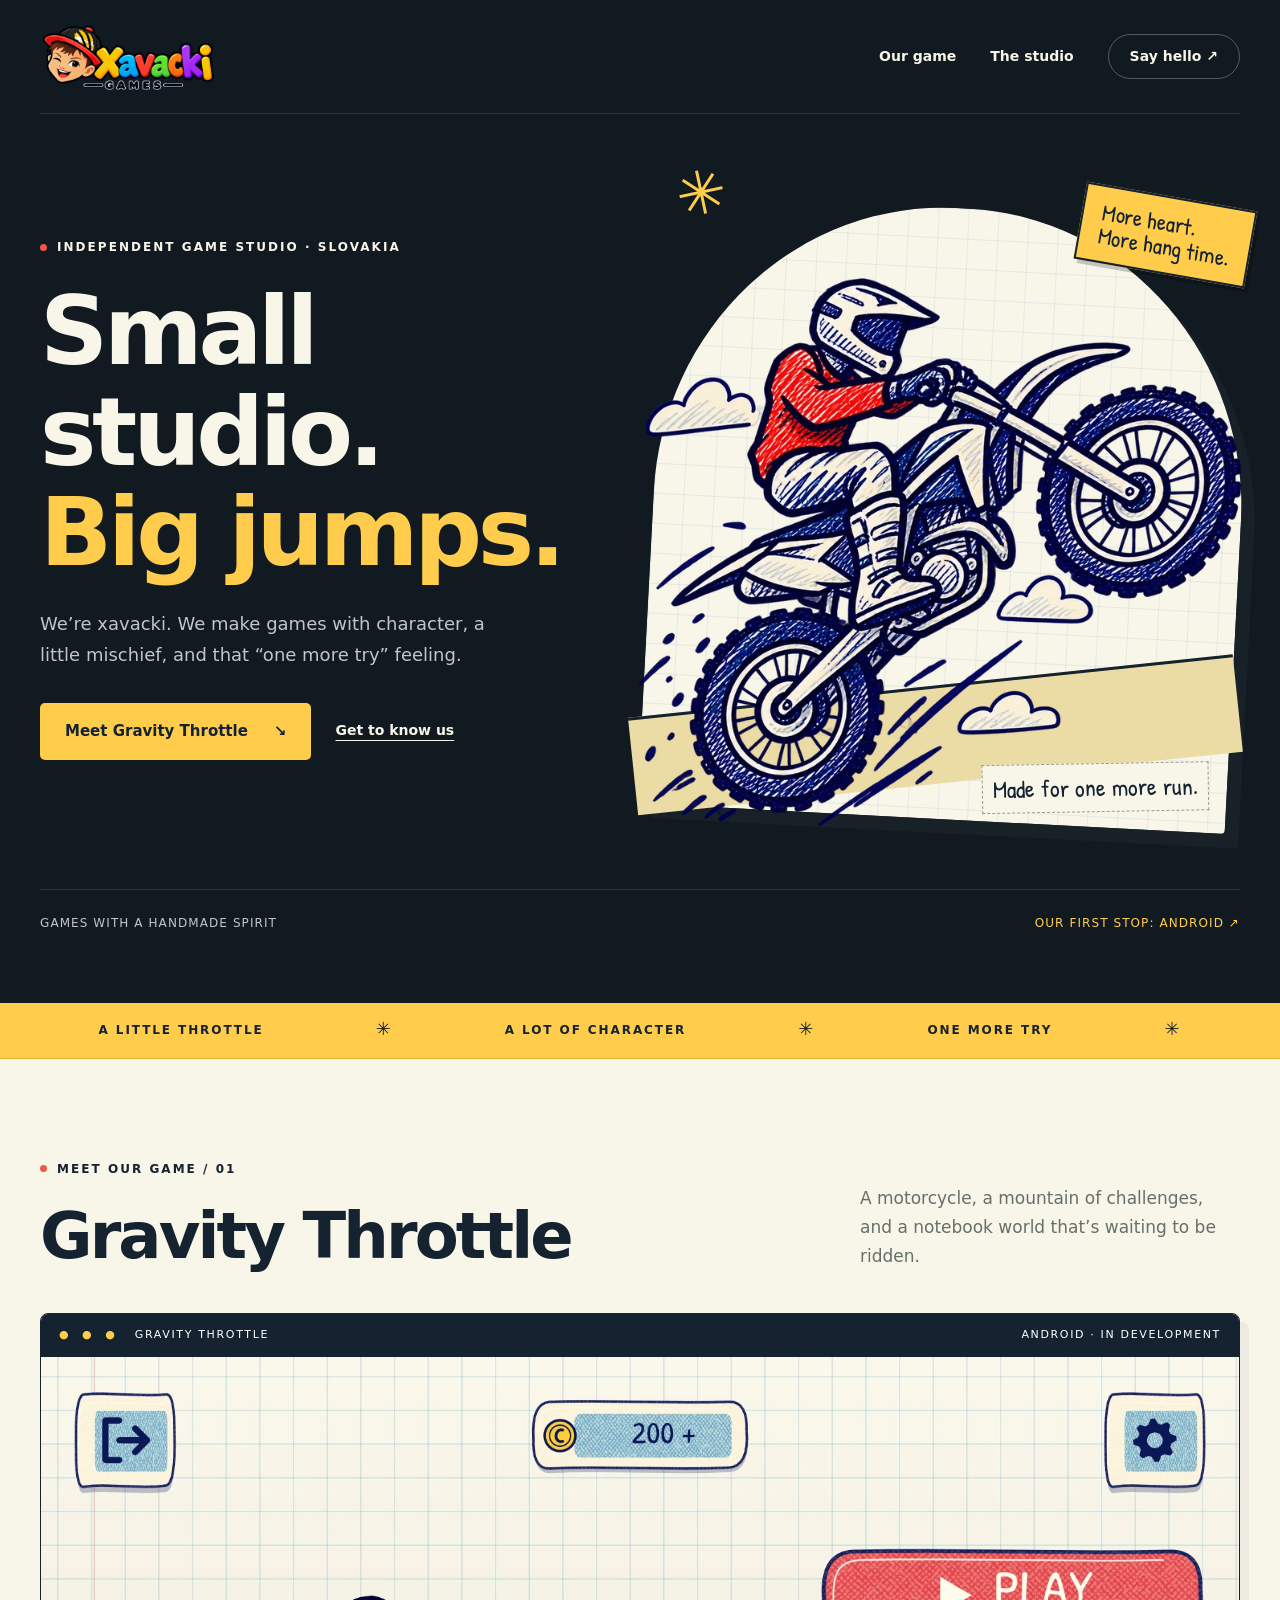
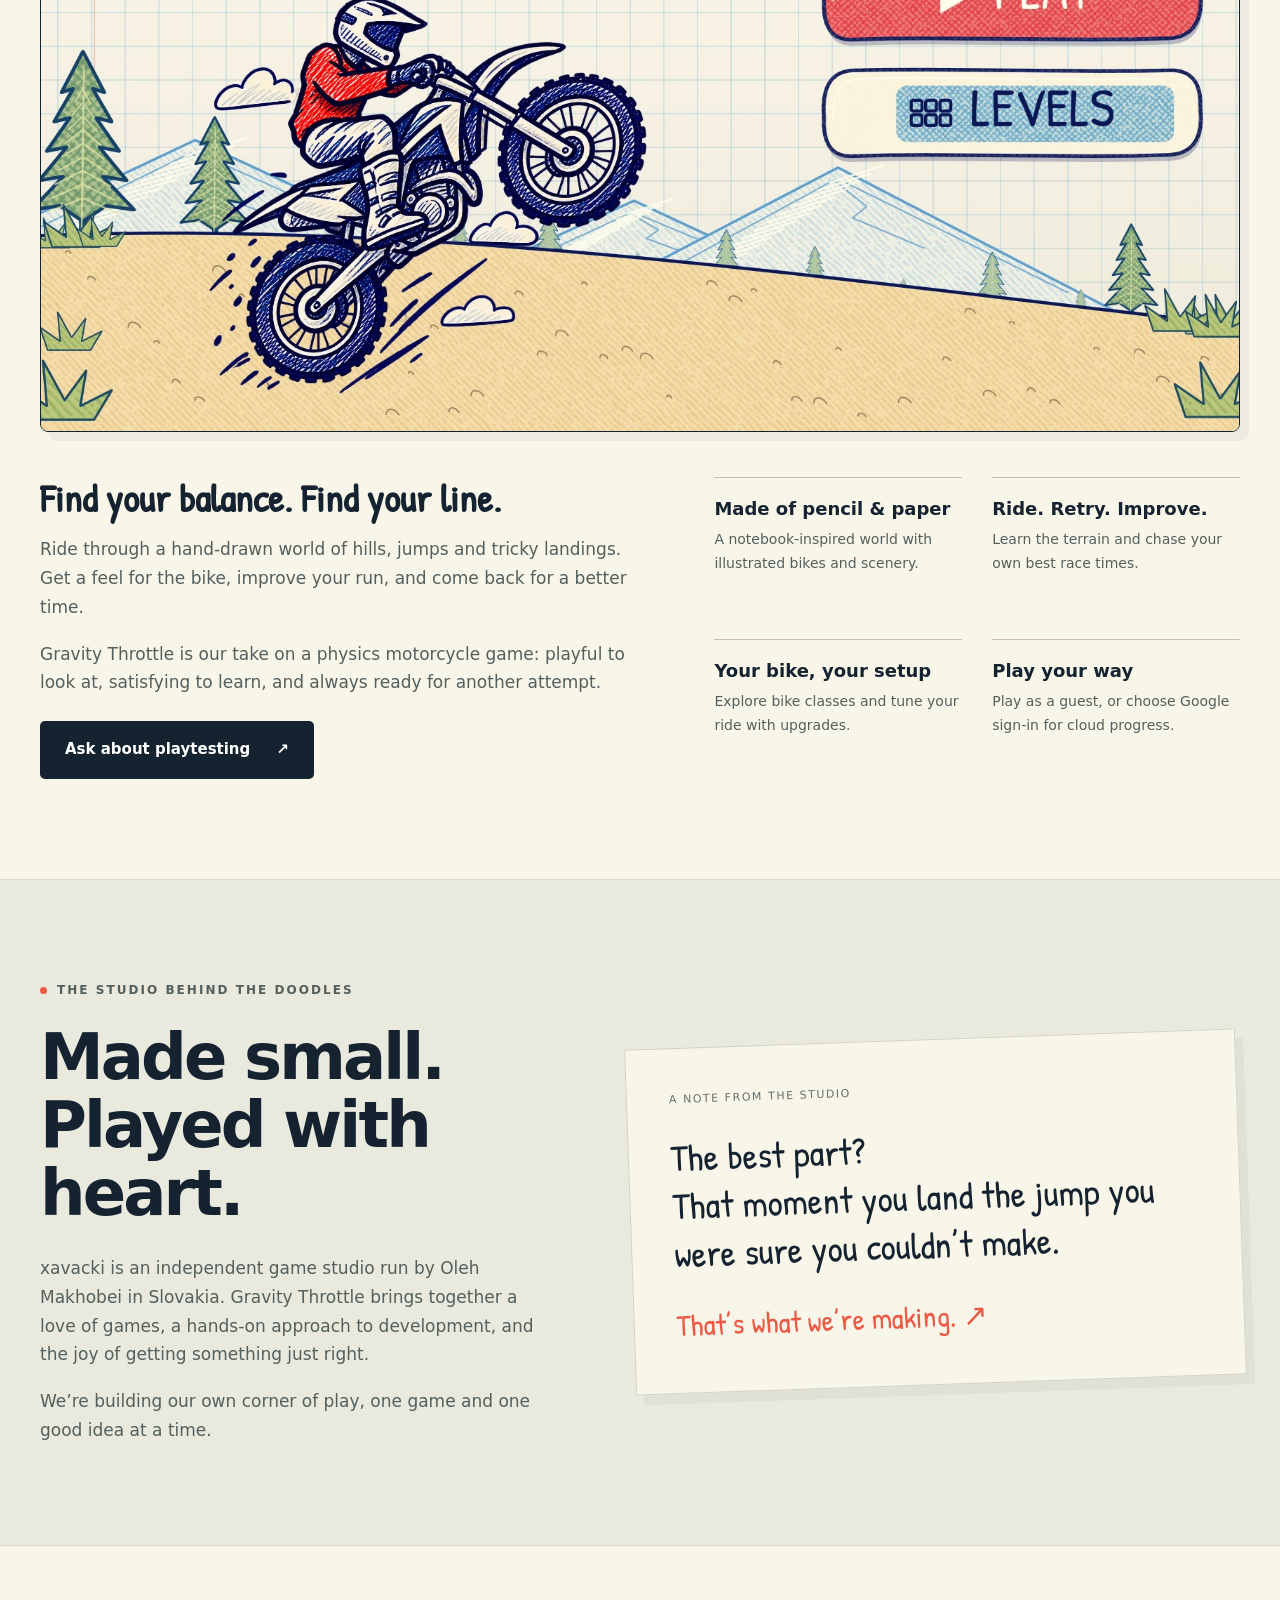
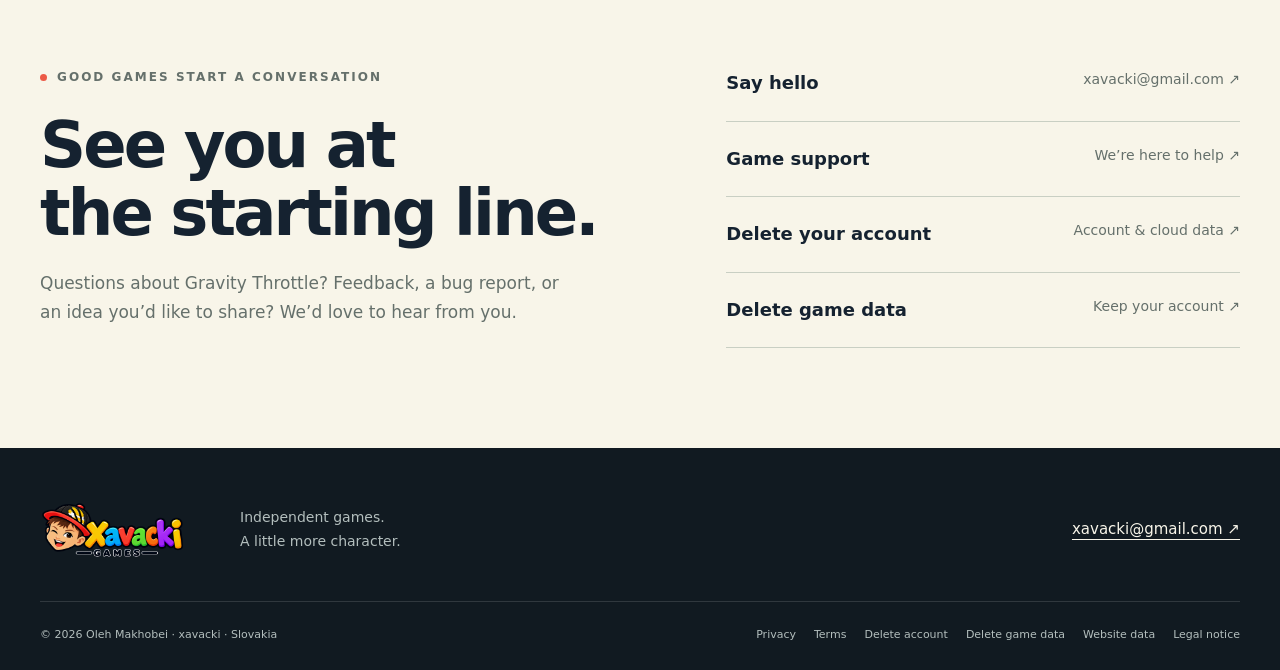
<file: index.html>
<!doctype html>
<html lang="en"><head><meta charset="utf-8"><meta name="viewport" content="width=device-width,initial-scale=1">
<title>xavacki games — Home of Gravity Throttle</title><meta name="description" content="An independent game studio in Slovakia. Meet Gravity Throttle, our hand-drawn motorcycle physics game for Android.">
<meta name="theme-color" content="#111a21"><link rel="canonical" href="https://xavacki.com/">
<meta property="og:title" content="xavacki games — Home of Gravity Throttle"><meta property="og:description" content="An independent game studio in Slovakia. Meet Gravity Throttle, our hand-drawn motorcycle physics game for Android.">
<meta property="og:type" content="website"><meta property="og:url" content="https://xavacki.com/"><meta property="og:image" content="https://xavacki.com/assets/gravity-throttle-home.webp">
<link rel="icon" href="assets/gravity-throttle-icon.png" type="image/png"><link rel="stylesheet" href="assets/site.css">
</head><body class="home-page"><a class="skip" href="#main">Skip to content</a>
<header class="site-header">
<div class="shell header-inner">
<a class="brand" href="index.html" aria-label="xavacki games home"><img src="assets/xavacki-games.webp" alt="xavacki games" width="190" height="96"></a>
<nav aria-label="Main navigation"><a href="index.html#game">Our game</a><a href="index.html#studio">The studio</a><a href="index.html#contact">Say hello <span aria-hidden="true">↗</span></a>
</nav>
</div>
</header>
<main id="main">
<section class="hero">
<div class="shell">
<div class="hero-grid">
<div class="hero-copy">
<p class="eyebrow">Independent game studio · Slovakia</p>
<h1>Small studio.<br><em>Big jumps.</em>
</h1>
<p>We’re xavacki. We make games with character, a little mischief, and that “one more try” feeling.</p>
<div class="hero-actions"><a class="button button-primary" href="#game">Meet Gravity Throttle <span aria-hidden="true">↘</span></a><a class="text-link" href="#studio">Get to know us</a>
</div>
</div>
<div class="hero-art"><span class="star" aria-hidden="true">✳</span>
<div class="art-paper"><img src="assets/gravity-rider.webp" width="768" height="768" alt="Gravity Throttle’s red-jacketed rider pulling a wheelie, drawn in the game’s pencil-sketch style" fetchpriority="high"><span class="art-label">Made for one more run.</span>
</div><span class="art-sticker" aria-hidden="true">More heart.<br>More hang time.</span>
</div>
</div>
<div class="hero-bottom"><span>Games with a handmade spirit</span><span>Our first stop: Android ↗</span>
</div>
</div>
</section>
<div class="ticker" aria-hidden="true">
<div class="shell ticker-inner"><span>A little throttle</span><b>✳</b><span>A lot of character</span><b>✳</b><span>One more try</span><b>✳</b>
</div>
</div>
<section class="section" id="game">
<div class="shell">
<div class="section-intro">
<div>
<p class="eyebrow">Meet our game / 01</p>
<h2>Gravity Throttle</h2>
</div>
<p>A motorcycle, a mountain of challenges, and a notebook world that’s waiting to be ridden.</p>
</div>
<figure class="game-frame" style="margin:0">
<figcaption class="frame-top"><span>Gravity Throttle</span><span>Android · In development</span>
</figcaption><img src="assets/gravity-throttle-home.webp" width="1708" height="960" alt="Gravity Throttle’s notebook-style home screen, with a motorcycle rider, mountain scenery and hand-drawn controls" loading="lazy">
</figure>
<div class="game-details">
<div>
<h3>Find your balance. Find your line.</h3>
<p>Ride through a hand-drawn world of hills, jumps and tricky landings. Get a feel for the bike, improve your run, and come back for a better time.</p>
<p>Gravity Throttle is our take on a physics motorcycle game: playful to look at, satisfying to learn, and always ready for another attempt.</p><a class="button button-dark" href="mailto:xavacki@gmail.com?subject=Gravity%20Throttle%20playtesting">Ask about playtesting <span aria-hidden="true">↗</span></a>
</div>
<div class="game-facts">
<div class="fact"><strong>Made of pencil &amp; paper</strong>
<p>A notebook-inspired world with illustrated bikes and scenery.</p>
</div>
<div class="fact"><strong>Ride. Retry. Improve.</strong>
<p>Learn the terrain and chase your own best race times.</p>
</div>
<div class="fact"><strong>Your bike, your setup</strong>
<p>Explore bike classes and tune your ride with upgrades.</p>
</div>
<div class="fact"><strong>Play your way</strong>
<p>Play as a guest, or choose Google sign-in for cloud progress.</p>
</div>
</div>
</div>
</div>
</section>
<section class="section studio" id="studio">
<div class="shell studio-grid">
<div>
<p class="eyebrow">The studio behind the doodles</p>
<h2>Made small.<br>Played with heart.</h2>
<p>xavacki is an independent game studio run by Oleh Makhobei in Slovakia. Gravity Throttle brings together a love of games, a hands-on approach to development, and the joy of getting something just right.</p>
<p>We’re building our own corner of play, one game and one good idea at a time.</p>
</div>
<div class="studio-note">
<p class="note-label">A note from the studio</p>
<p class="handwritten">The best part?<br>That moment you land the jump you were sure you couldn’t make.</p>
<p class="signature">That’s what we’re making. ↗</p>
</div>
</div>
</section>
<section class="section contact" id="contact">
<div class="shell contact-grid">
<div>
<p class="eyebrow">Good games start a conversation</p>
<h2>See you at<br>the starting line.</h2>
<p>Questions about Gravity Throttle? Feedback, a bug report, or an idea you’d like to share? We’d love to hear from you.</p>
</div>
<div class="contact-links"><a href="mailto:xavacki@gmail.com">Say hello <span>xavacki@gmail.com ↗</span></a><a href="mailto:xavacki@gmail.com?subject=Gravity%20Throttle%20support">Game support <span>We’re here to help ↗</span></a><a href="delete-account.html">Delete your account <span>Account &amp; cloud data ↗</span></a><a href="delete-data.html">Delete game data <span>Keep your account ↗</span></a>
</div>
</div>
</section>
</main>
<footer class="site-footer">
<div class="shell footer-top"><a href="index.html" class="brand"><img src="assets/xavacki-games.webp" alt="xavacki games" width="160" height="80" loading="lazy"></a>
<p>Independent games.<br>A little more character.</p><a class="footer-contact" href="mailto:xavacki@gmail.com">xavacki@gmail.com ↗</a>
</div>
<div class="shell footer-bottom"><span>© 2026 Oleh Makhobei · xavacki · Slovakia</span>
<nav aria-label="Legal navigation"><a href="privacy.html">Privacy</a><a href="termsofservice.html">Terms</a><a href="delete-account.html">Delete account</a><a href="delete-data.html">Delete game data</a><a href="cookies.html">Website data</a><a href="legal-notice.html">Legal notice</a>
</nav>
</div>
</footer></body></html>
</file>
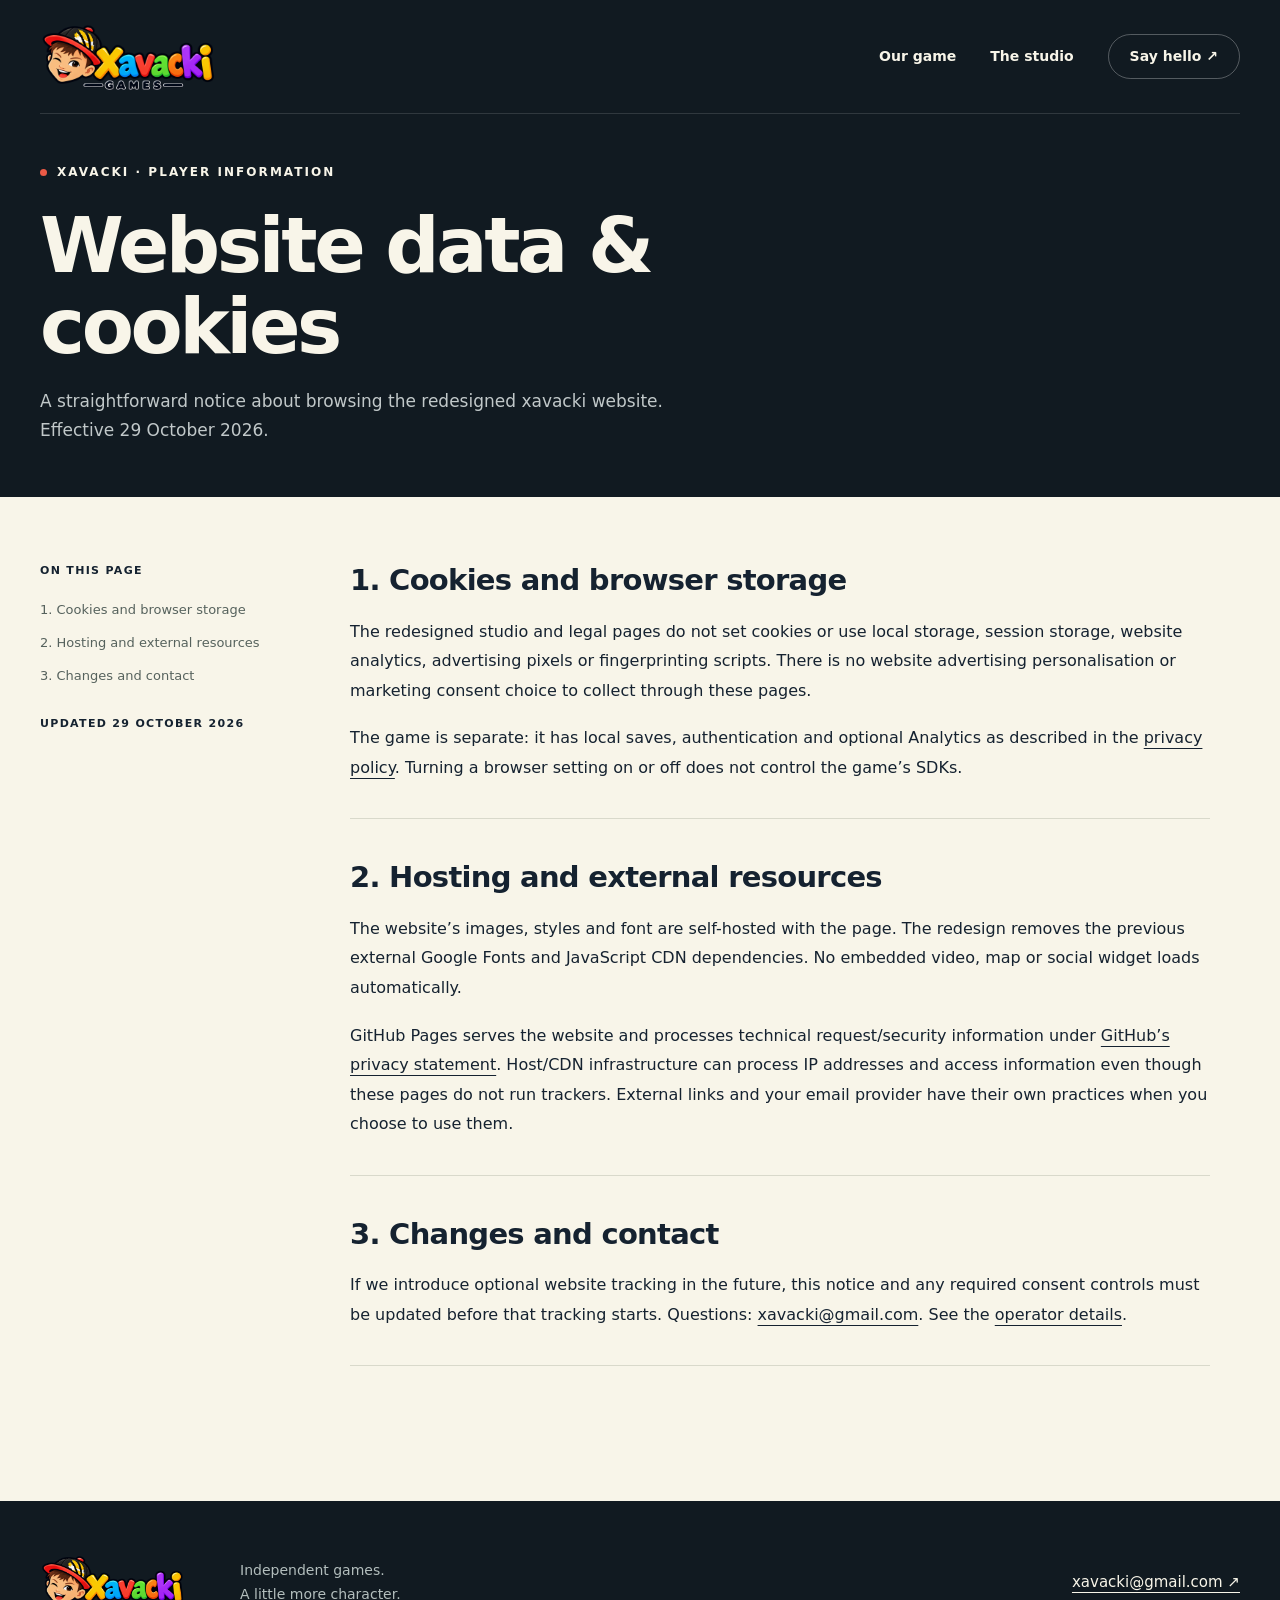
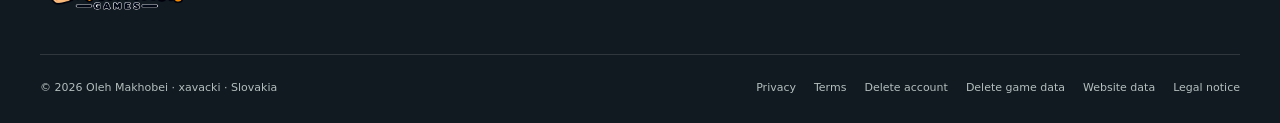
<file: cookies.html>
<!doctype html>
<html lang="en"><head><meta charset="utf-8"><meta name="viewport" content="width=device-width,initial-scale=1">
<title>Website data &amp; cookies — xavacki games</title><meta name="description" content="A straightforward notice about browsing the redesigned xavacki website. Effective 29 October 2026.">
<meta name="theme-color" content="#111a21"><link rel="canonical" href="https://xavacki.com/cookies">
<meta property="og:title" content="Website data &amp; cookies — xavacki games"><meta property="og:description" content="A straightforward notice about browsing the redesigned xavacki website. Effective 29 October 2026.">
<meta property="og:type" content="website"><meta property="og:url" content="https://xavacki.com/cookies"><meta property="og:image" content="https://xavacki.com/assets/gravity-throttle-home.webp">
<link rel="icon" href="assets/gravity-throttle-icon.png" type="image/png"><link rel="stylesheet" href="assets/site.css">
</head><body class="legal-page"><a class="skip" href="#main">Skip to content</a>
<header class="site-header">
<div class="shell header-inner">
<a class="brand" href="index.html" aria-label="xavacki games home"><img src="assets/xavacki-games.webp" alt="xavacki games" width="190" height="96"></a>
<nav aria-label="Main navigation"><a href="index.html#game">Our game</a><a href="index.html#studio">The studio</a><a href="index.html#contact">Say hello <span aria-hidden="true">↗</span></a>
</nav>
</div>
</header>
<main id="main">
<div class="legal-hero">
<div class="shell">
<p class="eyebrow">xavacki · Player information</p>
<h1>Website data & cookies</h1>
<p>A straightforward notice about browsing the redesigned xavacki website. Effective 29 October 2026.</p>
</div>
</div>
<div class="shell legal-layout">
<aside class="legal-aside">
<div>
<p>On this page</p>
<nav aria-label="Page contents"><a href="#storage">1. Cookies and browser storage</a><a href="#hosting">2. Hosting and external resources</a><a href="#changes">3. Changes and contact</a>
</nav>
<p style="margin-top:28px">Updated 29 October 2026</p>
</div>
</aside>
<article class="legal-copy">
<section id="storage">
<h2>1. Cookies and browser storage</h2>
<p>The redesigned studio and legal pages do not set cookies or use local storage, session storage, website analytics, advertising pixels or fingerprinting scripts. There is no website advertising personalisation or marketing consent choice to collect through these pages.</p>
<p>The game is separate: it has local saves, authentication and optional Analytics as described in the <a href="privacy.html">privacy policy</a>. Turning a browser setting on or off does not control the game’s SDKs.</p>
</section>
<section id="hosting">
<h2>2. Hosting and external resources</h2>
<p>The website’s images, styles and font are self-hosted with the page. The redesign removes the previous external Google Fonts and JavaScript CDN dependencies. No embedded video, map or social widget loads automatically.</p>
<p>GitHub Pages serves the website and processes technical request/security information under <a href="https://docs.github.com/en/site-policy/privacy-policies/github-general-privacy-statement">GitHub’s privacy statement</a>. Host/CDN infrastructure can process IP addresses and access information even though these pages do not run trackers. External links and your email provider have their own practices when you choose to use them.</p>
</section>
<section id="changes">
<h2>3. Changes and contact</h2>
<p>If we introduce optional website tracking in the future, this notice and any required consent controls must be updated before that tracking starts. Questions: <a href="mailto:xavacki@gmail.com">xavacki@gmail.com</a>. See the <a href="legal-notice.html">operator details</a>.</p>
</section>
</article>
</div>
</main>
<footer class="site-footer">
<div class="shell footer-top"><a href="index.html" class="brand"><img src="assets/xavacki-games.webp" alt="xavacki games" width="160" height="80" loading="lazy"></a>
<p>Independent games.<br>A little more character.</p><a class="footer-contact" href="mailto:xavacki@gmail.com">xavacki@gmail.com ↗</a>
</div>
<div class="shell footer-bottom"><span>© 2026 Oleh Makhobei · xavacki · Slovakia</span>
<nav aria-label="Legal navigation"><a href="privacy.html">Privacy</a><a href="termsofservice.html">Terms</a><a href="delete-account.html">Delete account</a><a href="delete-data.html">Delete game data</a><a href="cookies.html">Website data</a><a href="legal-notice.html">Legal notice</a>
</nav>
</div>
</footer></body></html>
</file>
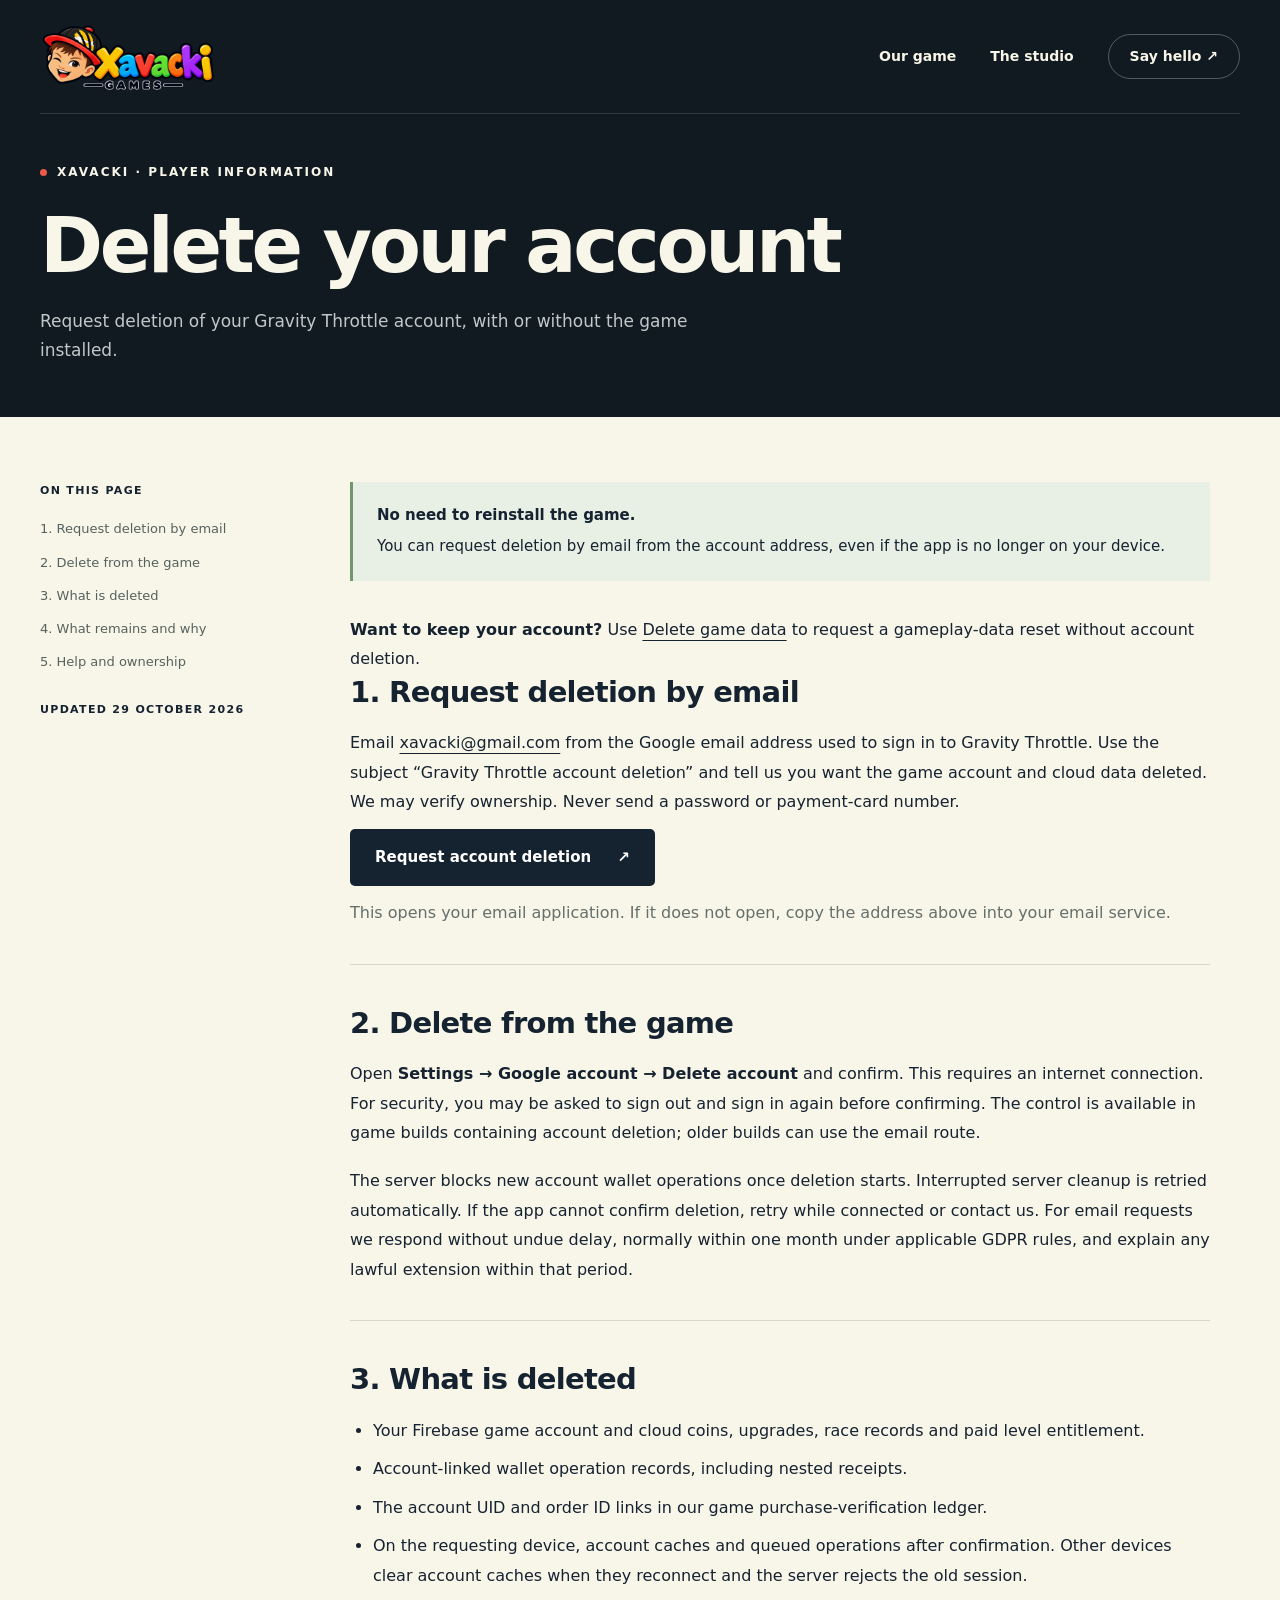
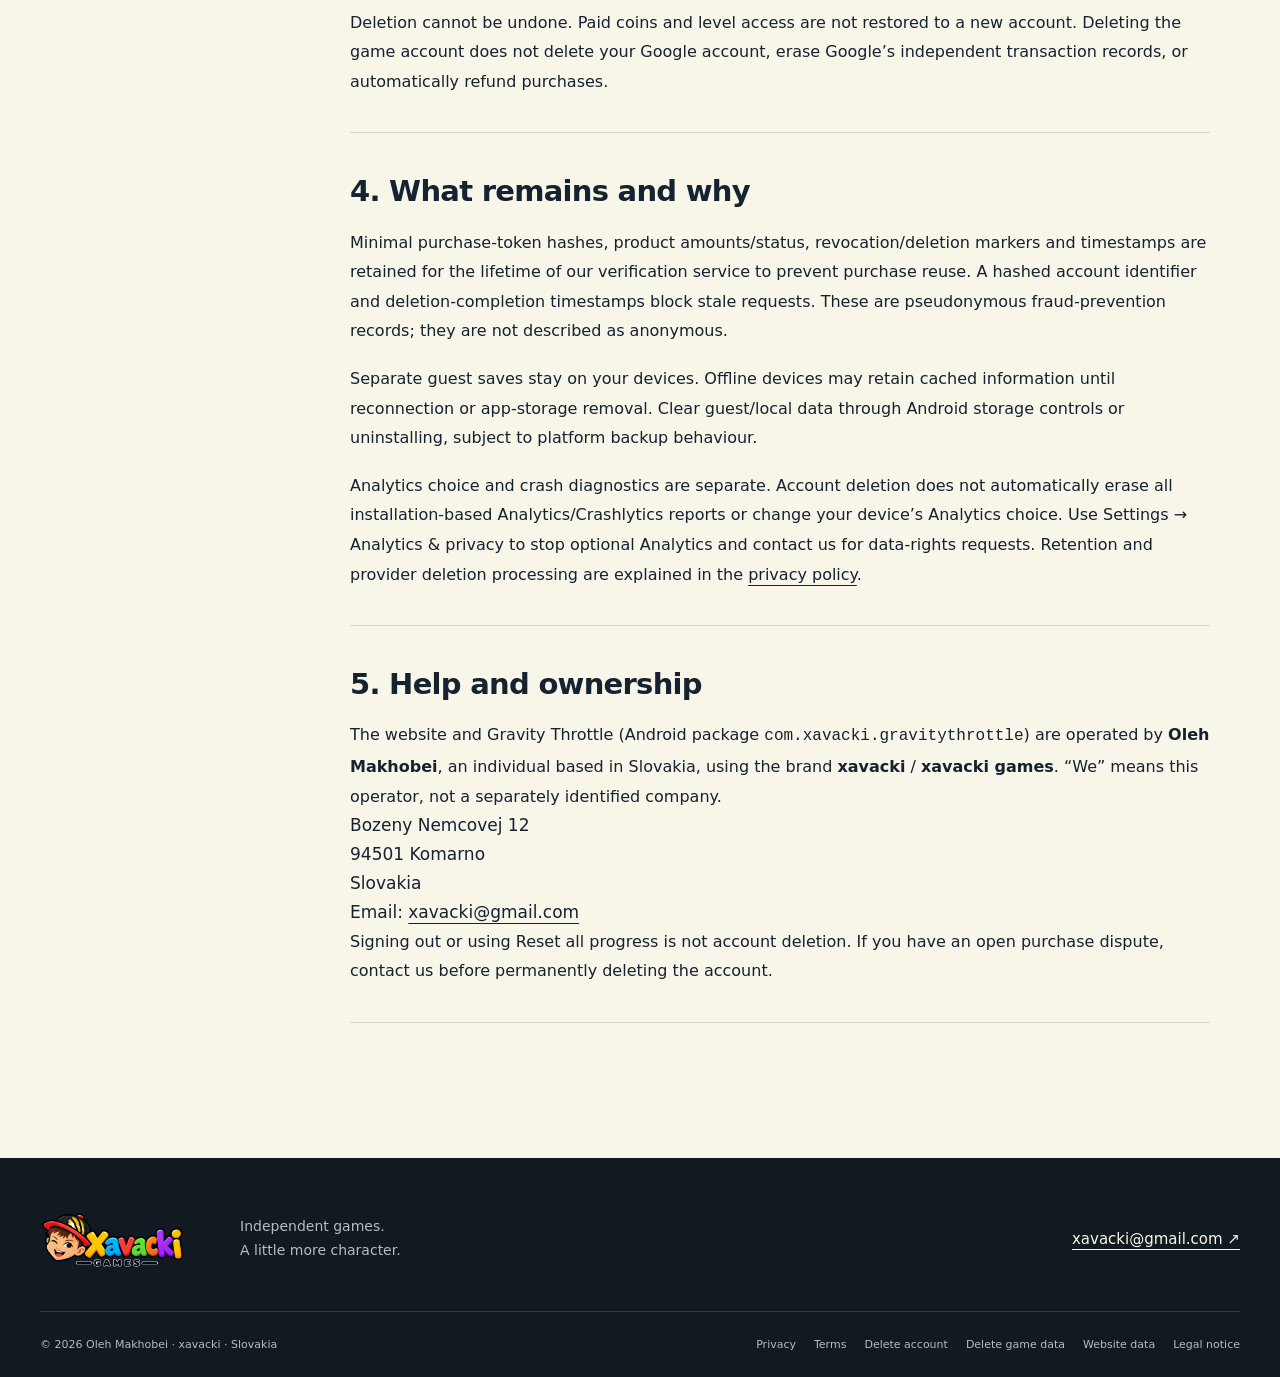
<file: delete-account.html>
<!doctype html>
<html lang="en"><head><meta charset="utf-8"><meta name="viewport" content="width=device-width,initial-scale=1">
<title>Delete your account — xavacki games</title><meta name="description" content="Request deletion of your Gravity Throttle account, with or without the game installed.">
<meta name="theme-color" content="#111a21"><link rel="canonical" href="https://xavacki.com/delete-account">
<meta property="og:title" content="Delete your account — xavacki games"><meta property="og:description" content="Request deletion of your Gravity Throttle account, with or without the game installed.">
<meta property="og:type" content="website"><meta property="og:url" content="https://xavacki.com/delete-account"><meta property="og:image" content="https://xavacki.com/assets/gravity-throttle-home.webp">
<link rel="icon" href="assets/gravity-throttle-icon.png" type="image/png"><link rel="stylesheet" href="assets/site.css">
</head><body class="legal-page"><a class="skip" href="#main">Skip to content</a>
<header class="site-header">
<div class="shell header-inner">
<a class="brand" href="index.html" aria-label="xavacki games home"><img src="assets/xavacki-games.webp" alt="xavacki games" width="190" height="96"></a>
<nav aria-label="Main navigation"><a href="index.html#game">Our game</a><a href="index.html#studio">The studio</a><a href="index.html#contact">Say hello <span aria-hidden="true">↗</span></a>
</nav>
</div>
</header>
<main id="main">
<div class="legal-hero">
<div class="shell">
<p class="eyebrow">xavacki · Player information</p>
<h1>Delete your account</h1>
<p>Request deletion of your Gravity Throttle account, with or without the game installed.</p>
</div>
</div>
<div class="shell legal-layout">
<aside class="legal-aside">
<div>
<p>On this page</p>
<nav aria-label="Page contents"><a href="#email">1. Request deletion by email</a><a href="#in-game">2. Delete from the game</a><a href="#removed">3. What is deleted</a><a href="#retained">4. What remains and why</a><a href="#contact">5. Help and ownership</a>
</nav>
<p style="margin-top:28px">Updated 29 October 2026</p>
</div>
</aside>
<article class="legal-copy">
<div class="notice"><strong>No need to reinstall the game.</strong>You can request deletion by email from the account address, even if the app is no longer on your device.</div>
<p><strong>Want to keep your account?</strong> Use <a href="delete-data.html">Delete game data</a> to request a gameplay-data reset without account deletion.</p>
<section id="email">
<h2>1. Request deletion by email</h2>
<p>Email <a href="mailto:xavacki@gmail.com?subject=Gravity%20Throttle%20account%20deletion">xavacki@gmail.com</a> from the Google email address used to sign in to Gravity Throttle. Use the subject “Gravity Throttle account deletion” and tell us you want the game account and cloud data deleted. We may verify ownership. Never send a password or payment-card number.</p><a class="button button-dark" href="mailto:xavacki@gmail.com?subject=Gravity%20Throttle%20account%20deletion&amp;body=Please%20delete%20my%20Gravity%20Throttle%20account%20and%20associated%20cloud%20data.%20I%20understand%20this%20cannot%20be%20undone.">Request account deletion <span aria-hidden="true">↗</span></a>
<p class="small">This opens your email application. If it does not open, copy the address above into your email service.</p>
</section>
<section id="in-game">
<h2>2. Delete from the game</h2>
<p>Open <strong>Settings → Google account → Delete account</strong> and confirm. This requires an internet connection. For security, you may be asked to sign out and sign in again before confirming. The control is available in game builds containing account deletion; older builds can use the email route.</p>
<p>The server blocks new account wallet operations once deletion starts. Interrupted server cleanup is retried automatically. If the app cannot confirm deletion, retry while connected or contact us. For email requests we respond without undue delay, normally within one month under applicable GDPR rules, and explain any lawful extension within that period.</p>
</section>
<section id="removed">
<h2>3. What is deleted</h2>
<ul>
<li>Your Firebase game account and cloud coins, upgrades, race records and paid level entitlement.</li>
<li>Account-linked wallet operation records, including nested receipts.</li>
<li>The account UID and order ID links in our game purchase-verification ledger.</li>
<li>On the requesting device, account caches and queued operations after confirmation. Other devices clear account caches when they reconnect and the server rejects the old session.</li>
</ul>
<p>Deletion cannot be undone. Paid coins and level access are not restored to a new account. Deleting the game account does not delete your Google account, erase Google’s independent transaction records, or automatically refund purchases.</p>
</section>
<section id="retained">
<h2>4. What remains and why</h2>
<p>Minimal purchase-token hashes, product amounts/status, revocation/deletion markers and timestamps are retained for the lifetime of our verification service to prevent purchase reuse. A hashed account identifier and deletion-completion timestamps block stale requests. These are pseudonymous fraud-prevention records; they are not described as anonymous.</p>
<p>Separate guest saves stay on your devices. Offline devices may retain cached information until reconnection or app-storage removal. Clear guest/local data through Android storage controls or uninstalling, subject to platform backup behaviour.</p>
<p>Analytics choice and crash diagnostics are separate. Account deletion does not automatically erase all installation-based Analytics/Crashlytics reports or change your device’s Analytics choice. Use Settings → Analytics &amp; privacy to stop optional Analytics and contact us for data-rights requests. Retention and provider deletion processing are explained in the <a href="privacy.html#retention">privacy policy</a>.</p>
</section>
<section id="contact">
<h2>5. Help and ownership</h2>
<p>The website and Gravity Throttle (Android package <code>com.xavacki.gravitythrottle</code>) are operated by <strong>Oleh Makhobei</strong>, an individual based in Slovakia, using the brand <strong>xavacki</strong> / <strong>xavacki games</strong>. “We” means this operator, not a separately identified company.</p>
<address>Bozeny Nemcovej 12<br>94501 Komarno<br>Slovakia<br>Email: <a href="mailto:xavacki@gmail.com">xavacki@gmail.com</a>
</address>
<p>Signing out or using Reset all progress is not account deletion. If you have an open purchase dispute, contact us before permanently deleting the account.</p>
</section>
</article>
</div>
</main>
<footer class="site-footer">
<div class="shell footer-top"><a href="index.html" class="brand"><img src="assets/xavacki-games.webp" alt="xavacki games" width="160" height="80" loading="lazy"></a>
<p>Independent games.<br>A little more character.</p><a class="footer-contact" href="mailto:xavacki@gmail.com">xavacki@gmail.com ↗</a>
</div>
<div class="shell footer-bottom"><span>© 2026 Oleh Makhobei · xavacki · Slovakia</span>
<nav aria-label="Legal navigation"><a href="privacy.html">Privacy</a><a href="termsofservice.html">Terms</a><a href="delete-account.html">Delete account</a><a href="delete-data.html">Delete game data</a><a href="cookies.html">Website data</a><a href="legal-notice.html">Legal notice</a>
</nav>
</div>
</footer></body></html>
</file>
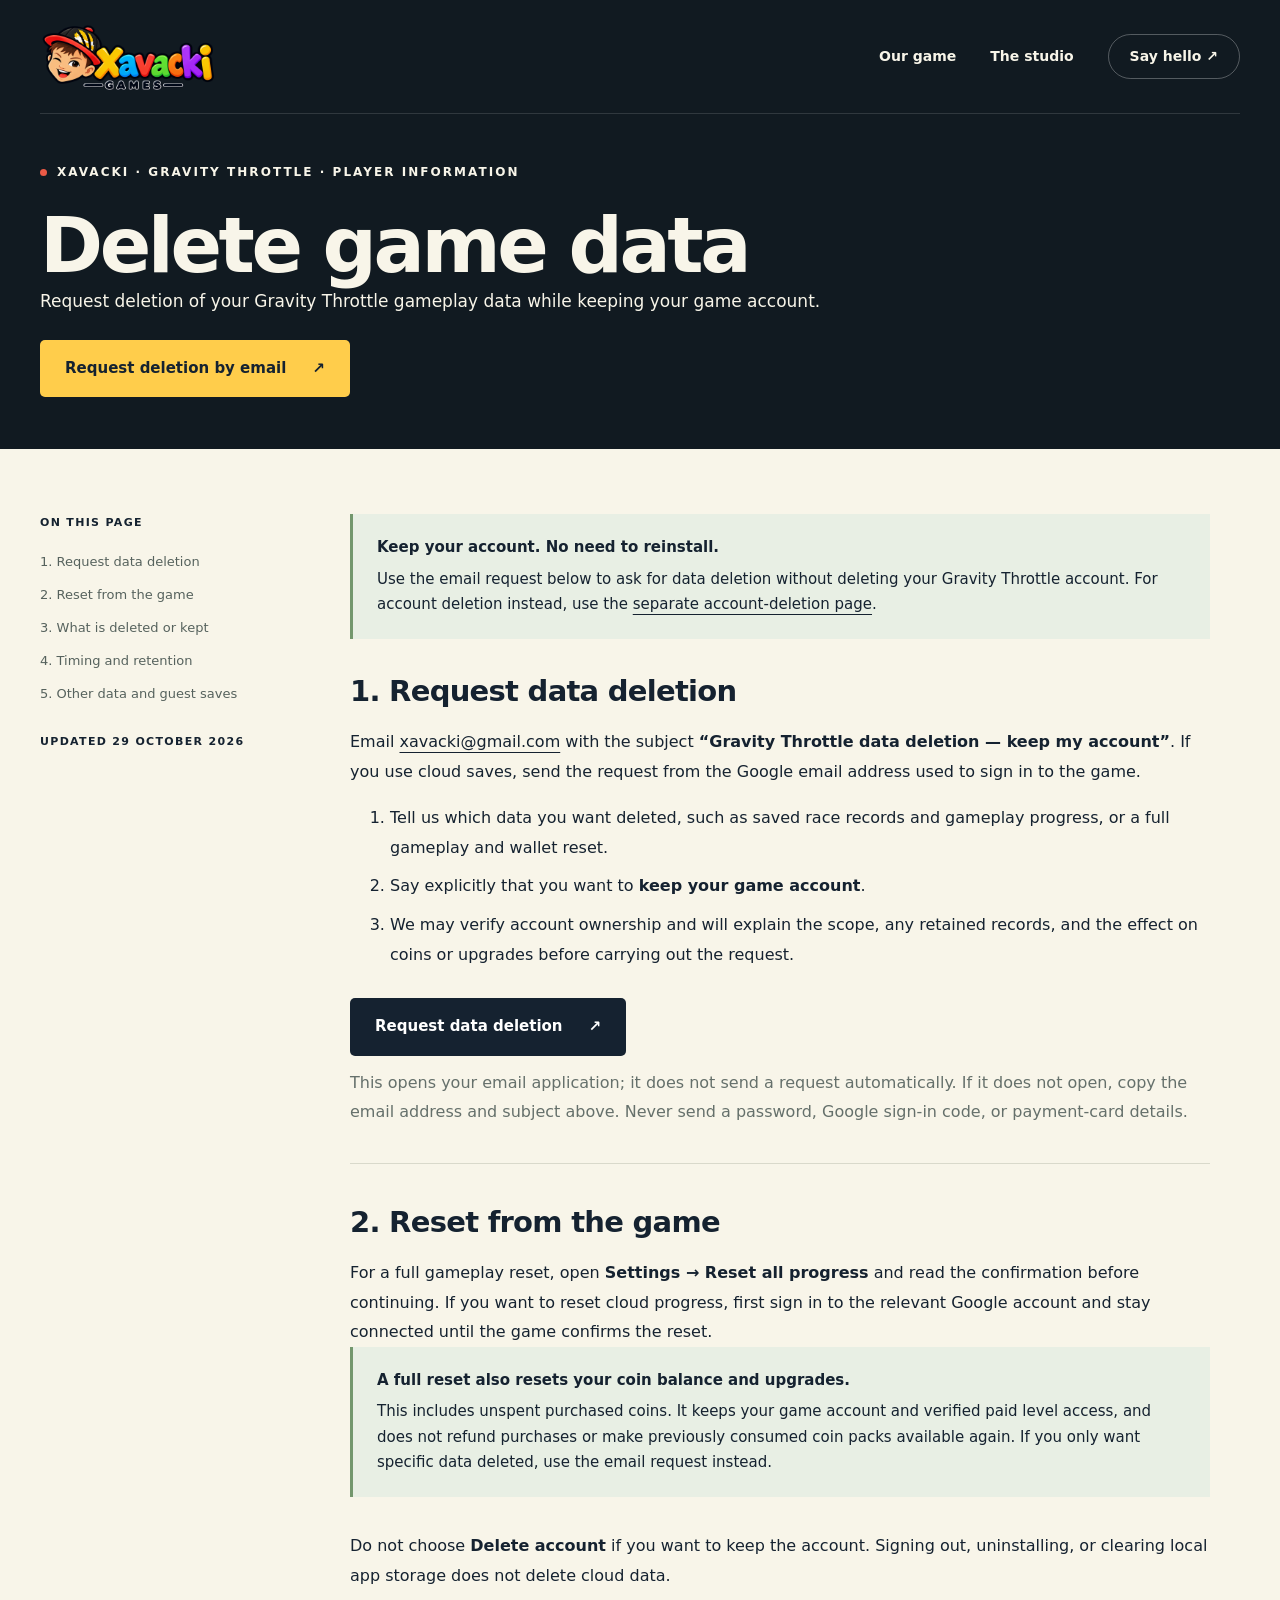
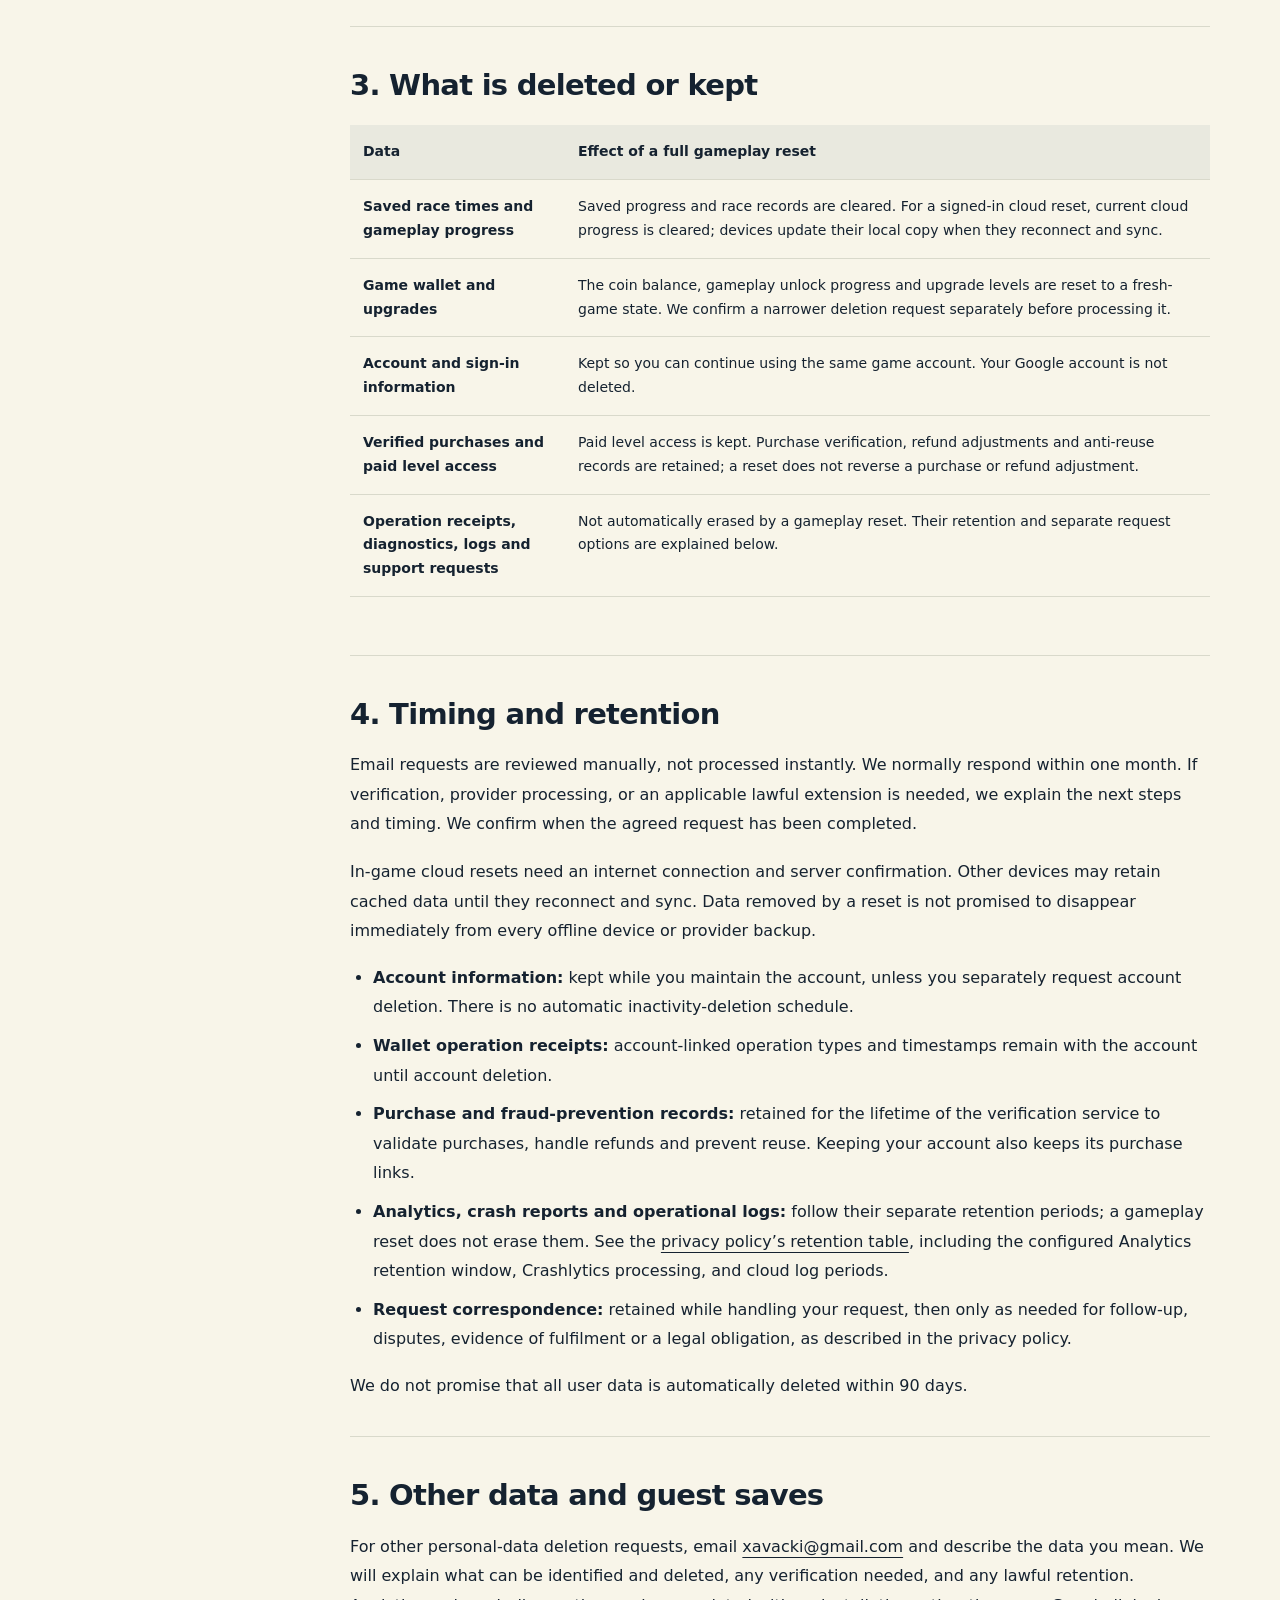
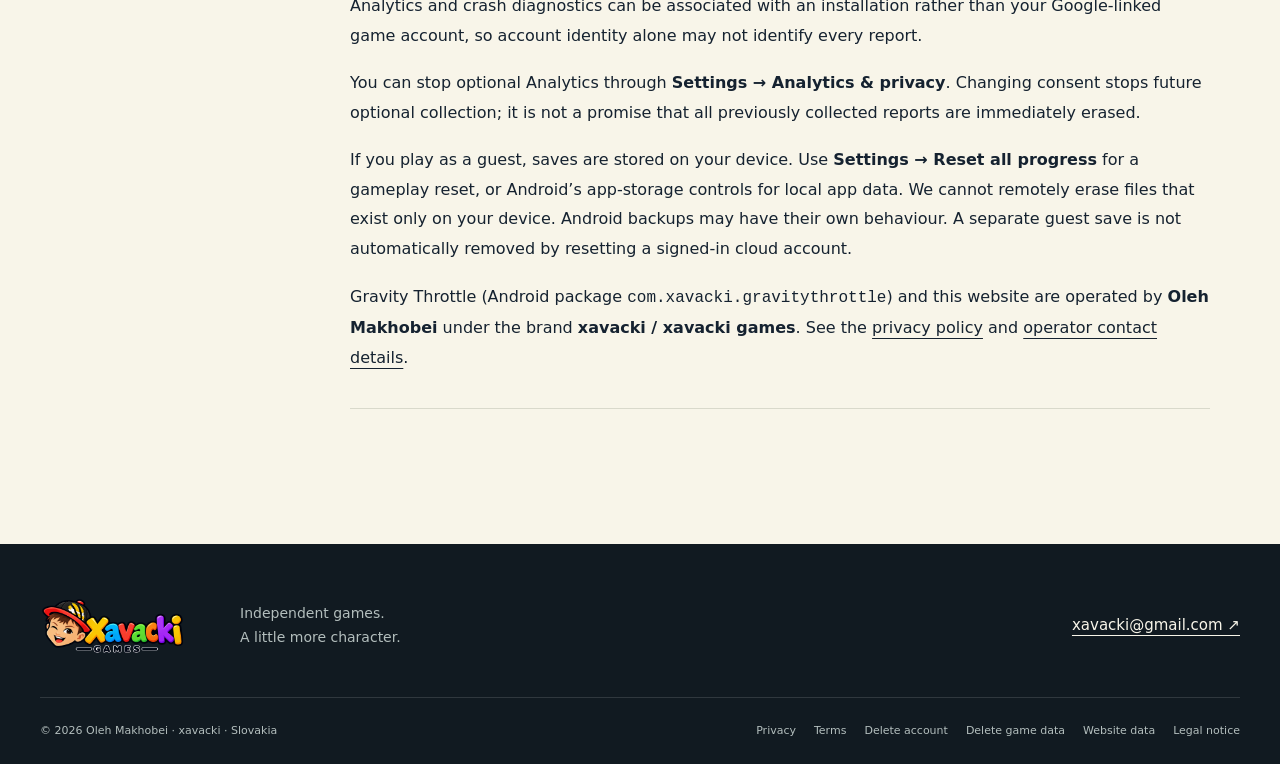
<file: delete-data.html>
<!doctype html>
<html lang="en"><head><meta charset="utf-8"><meta name="viewport" content="width=device-width,initial-scale=1">
<title>Delete game data — xavacki games</title><meta name="description" content="Request deletion of Gravity Throttle gameplay data while keeping your game account, without reinstalling the game.">
<meta name="theme-color" content="#111a21"><link rel="canonical" href="https://xavacki.com/delete-data">
<meta property="og:title" content="Delete game data — xavacki games"><meta property="og:description" content="Request deletion of Gravity Throttle gameplay data while keeping your game account, without reinstalling the game.">
<meta property="og:type" content="website"><meta property="og:url" content="https://xavacki.com/delete-data"><meta property="og:image" content="https://xavacki.com/assets/gravity-throttle-home.webp">
<link rel="icon" href="assets/gravity-throttle-icon.png" type="image/png"><link rel="stylesheet" href="assets/site.css">
</head><body class="legal-page"><a class="skip" href="#main">Skip to content</a>
<header class="site-header">
<div class="shell header-inner">
<a class="brand" href="index.html" aria-label="xavacki games home"><img src="assets/xavacki-games.webp" alt="xavacki games" width="190" height="96"></a>
<nav aria-label="Main navigation"><a href="index.html#game">Our game</a><a href="index.html#studio">The studio</a><a href="index.html#contact">Say hello <span aria-hidden="true">↗</span></a>
</nav>
</div>
</header>
<main id="main">
<div class="legal-hero"><div class="shell">
<p class="eyebrow">xavacki · Gravity Throttle · Player information</p>
<h1>Delete game data</h1>
<p>Request deletion of your Gravity Throttle gameplay data while keeping your game account.</p>
<a class="button button-primary" style="margin-top:24px" href="mailto:xavacki@gmail.com?subject=Gravity%20Throttle%20data%20deletion%20%E2%80%94%20keep%20my%20account&amp;body=Please%20delete%20the%20following%20Gravity%20Throttle%20data%20while%20keeping%20my%20game%20account%3A%0A%0AData%20I%20want%20deleted%3A%20%5Bdescribe%20the%20data%5D%0A%0APlease%20confirm%20what%20will%20be%20deleted%2C%20what%20will%20be%20retained%2C%20and%20any%20effect%20on%20my%20coins%20or%20upgrades%20before%20processing.%20I%20do%20not%20request%20account%20deletion.%0A">Request deletion by email <span aria-hidden="true">↗</span></a>
</div></div>
<div class="shell legal-layout">
<aside class="legal-aside"><div><p>On this page</p>
<nav aria-label="Page contents"><a href="#request">1. Request data deletion</a><a href="#reset">2. Reset from the game</a><a href="#scope">3. What is deleted or kept</a><a href="#timing">4. Timing and retention</a><a href="#other-data">5. Other data and guest saves</a></nav>
<p style="margin-top:28px">Updated 29 October 2026</p></div></aside>
<article class="legal-copy">
<div class="notice"><strong>Keep your account. No need to reinstall.</strong> Use the email request below to ask for data deletion without deleting your Gravity Throttle account. For account deletion instead, use the <a href="delete-account.html">separate account-deletion page</a>.</div>
<section id="request"><h2>1. Request data deletion</h2>
<p>Email <a href="mailto:xavacki@gmail.com">xavacki@gmail.com</a> with the subject <strong>“Gravity Throttle data deletion — keep my account”</strong>. If you use cloud saves, send the request from the Google email address used to sign in to the game.</p>
<ol><li>Tell us which data you want deleted, such as saved race records and gameplay progress, or a full gameplay and wallet reset.</li><li>Say explicitly that you want to <strong>keep your game account</strong>.</li><li>We may verify account ownership and will explain the scope, any retained records, and the effect on coins or upgrades before carrying out the request.</li></ol>
<a class="button button-dark" href="mailto:xavacki@gmail.com?subject=Gravity%20Throttle%20data%20deletion%20%E2%80%94%20keep%20my%20account&amp;body=Please%20delete%20the%20following%20Gravity%20Throttle%20data%20while%20keeping%20my%20game%20account%3A%0A%0AData%20I%20want%20deleted%3A%20%5Bdescribe%20the%20data%5D%0A%0APlease%20confirm%20what%20will%20be%20deleted%2C%20what%20will%20be%20retained%2C%20and%20any%20effect%20on%20my%20coins%20or%20upgrades%20before%20processing.%20I%20do%20not%20request%20account%20deletion.%0A">Request data deletion <span aria-hidden="true">↗</span></a>
<p class="small">This opens your email application; it does not send a request automatically. If it does not open, copy the email address and subject above. Never send a password, Google sign-in code, or payment-card details.</p>
</section>
<section id="reset"><h2>2. Reset from the game</h2>
<p>For a full gameplay reset, open <strong>Settings → Reset all progress</strong> and read the confirmation before continuing. If you want to reset cloud progress, first sign in to the relevant Google account and stay connected until the game confirms the reset.</p>
<div class="notice"><strong>A full reset also resets your coin balance and upgrades.</strong> This includes unspent purchased coins. It keeps your game account and verified paid level access, and does not refund purchases or make previously consumed coin packs available again. If you only want specific data deleted, use the email request instead.</div>
<p>Do not choose <strong>Delete account</strong> if you want to keep the account. Signing out, uninstalling, or clearing local app storage does not delete cloud data.</p>
</section>
<section id="scope"><h2>3. What is deleted or kept</h2>
<div class="table-wrap"><table><thead><tr><th>Data</th><th>Effect of a full gameplay reset</th></tr></thead><tbody>
<tr><td>Saved race times and gameplay progress</td><td>Saved progress and race records are cleared. For a signed-in cloud reset, current cloud progress is cleared; devices update their local copy when they reconnect and sync.</td></tr>
<tr><td>Game wallet and upgrades</td><td>The coin balance, gameplay unlock progress and upgrade levels are reset to a fresh-game state. We confirm a narrower deletion request separately before processing it.</td></tr>
<tr><td>Account and sign-in information</td><td>Kept so you can continue using the same game account. Your Google account is not deleted.</td></tr>
<tr><td>Verified purchases and paid level access</td><td>Paid level access is kept. Purchase verification, refund adjustments and anti-reuse records are retained; a reset does not reverse a purchase or refund adjustment.</td></tr>
<tr><td>Operation receipts, diagnostics, logs and support requests</td><td>Not automatically erased by a gameplay reset. Their retention and separate request options are explained below.</td></tr>
</tbody></table></div>
</section>
<section id="timing"><h2>4. Timing and retention</h2>
<p>Email requests are reviewed manually, not processed instantly. We normally respond within one month. If verification, provider processing, or an applicable lawful extension is needed, we explain the next steps and timing. We confirm when the agreed request has been completed.</p>
<p>In-game cloud resets need an internet connection and server confirmation. Other devices may retain cached data until they reconnect and sync. Data removed by a reset is not promised to disappear immediately from every offline device or provider backup.</p>
<ul><li><strong>Account information:</strong> kept while you maintain the account, unless you separately request account deletion. There is no automatic inactivity-deletion schedule.</li><li><strong>Wallet operation receipts:</strong> account-linked operation types and timestamps remain with the account until account deletion.</li><li><strong>Purchase and fraud-prevention records:</strong> retained for the lifetime of the verification service to validate purchases, handle refunds and prevent reuse. Keeping your account also keeps its purchase links.</li><li><strong>Analytics, crash reports and operational logs:</strong> follow their separate retention periods; a gameplay reset does not erase them. See the <a href="privacy.html#retention">privacy policy’s retention table</a>, including the configured Analytics retention window, Crashlytics processing, and cloud log periods.</li><li><strong>Request correspondence:</strong> retained while handling your request, then only as needed for follow-up, disputes, evidence of fulfilment or a legal obligation, as described in the privacy policy.</li></ul>
<p>We do not promise that all user data is automatically deleted within 90 days.</p>
</section>
<section id="other-data"><h2>5. Other data and guest saves</h2>
<p>For other personal-data deletion requests, email <a href="mailto:xavacki@gmail.com">xavacki@gmail.com</a> and describe the data you mean. We will explain what can be identified and deleted, any verification needed, and any lawful retention. Analytics and crash diagnostics can be associated with an installation rather than your Google-linked game account, so account identity alone may not identify every report.</p>
<p>You can stop optional Analytics through <strong>Settings → Analytics &amp; privacy</strong>. Changing consent stops future optional collection; it is not a promise that all previously collected reports are immediately erased.</p>
<p>If you play as a guest, saves are stored on your device. Use <strong>Settings → Reset all progress</strong> for a gameplay reset, or Android’s app-storage controls for local app data. We cannot remotely erase files that exist only on your device. Android backups may have their own behaviour. A separate guest save is not automatically removed by resetting a signed-in cloud account.</p>
<p>Gravity Throttle (Android package <code>com.xavacki.gravitythrottle</code>) and this website are operated by <strong>Oleh Makhobei</strong> under the brand <strong>xavacki / xavacki games</strong>. See the <a href="privacy.html">privacy policy</a> and <a href="legal-notice.html">operator contact details</a>.</p>
</section>
</article></div></main>
<footer class="site-footer">
<div class="shell footer-top"><a href="index.html" class="brand"><img src="assets/xavacki-games.webp" alt="xavacki games" width="160" height="80" loading="lazy"></a>
<p>Independent games.<br>A little more character.</p><a class="footer-contact" href="mailto:xavacki@gmail.com">xavacki@gmail.com ↗</a>
</div>
<div class="shell footer-bottom"><span>© 2026 Oleh Makhobei · xavacki · Slovakia</span>
<nav aria-label="Legal navigation"><a href="privacy.html">Privacy</a><a href="termsofservice.html">Terms</a><a href="delete-account.html">Delete account</a><a href="delete-data.html">Delete game data</a><a href="cookies.html">Website data</a><a href="legal-notice.html">Legal notice</a>
</nav>
</div>
</footer></body></html>
</file>
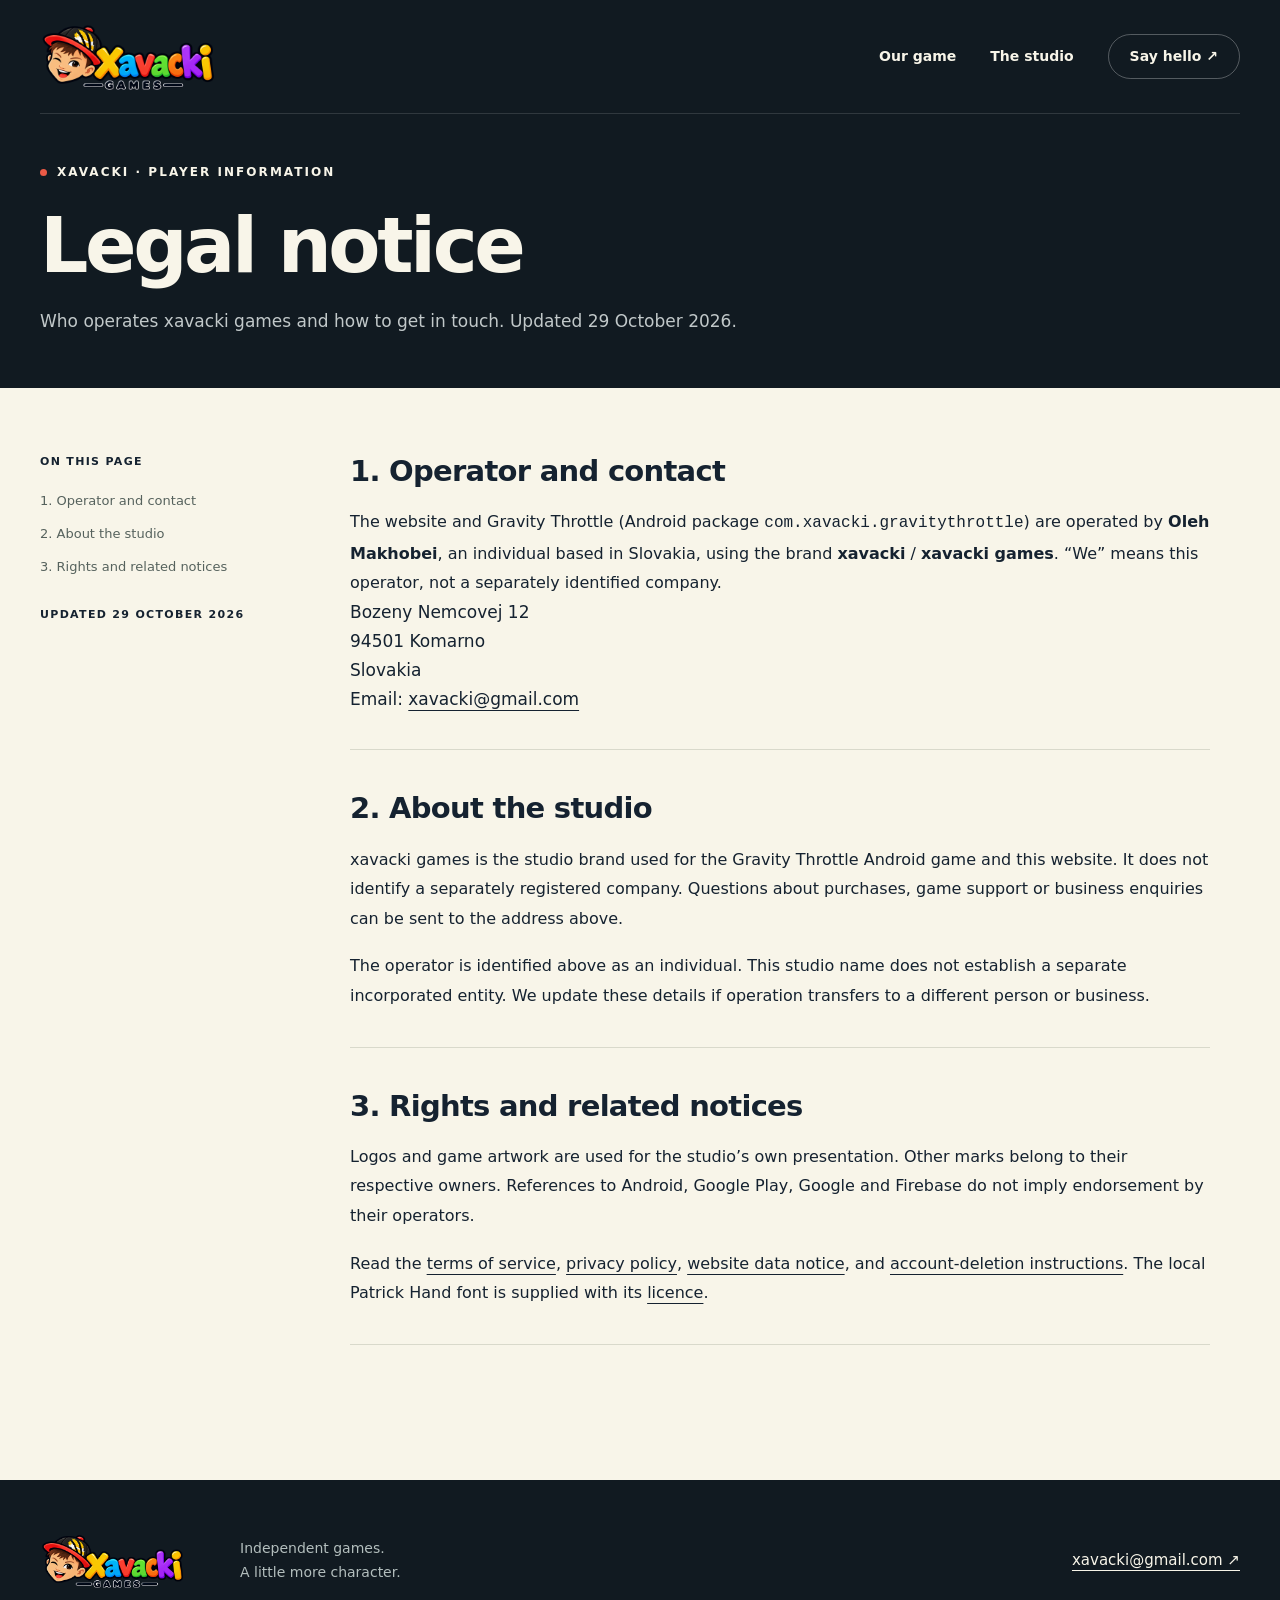
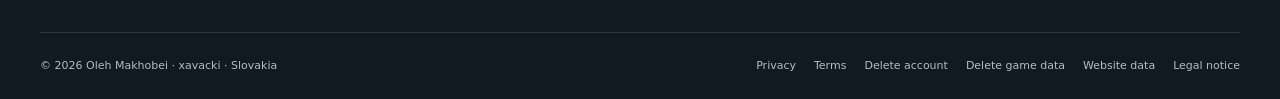
<file: legal-notice.html>
<!doctype html>
<html lang="en"><head><meta charset="utf-8"><meta name="viewport" content="width=device-width,initial-scale=1">
<title>Legal notice — xavacki games</title><meta name="description" content="Who operates xavacki games and how to get in touch. Updated 29 October 2026.">
<meta name="theme-color" content="#111a21"><link rel="canonical" href="https://xavacki.com/legal-notice">
<meta property="og:title" content="Legal notice — xavacki games"><meta property="og:description" content="Who operates xavacki games and how to get in touch. Updated 29 October 2026.">
<meta property="og:type" content="website"><meta property="og:url" content="https://xavacki.com/legal-notice"><meta property="og:image" content="https://xavacki.com/assets/gravity-throttle-home.webp">
<link rel="icon" href="assets/gravity-throttle-icon.png" type="image/png"><link rel="stylesheet" href="assets/site.css">
</head><body class="legal-page"><a class="skip" href="#main">Skip to content</a>
<header class="site-header">
<div class="shell header-inner">
<a class="brand" href="index.html" aria-label="xavacki games home"><img src="assets/xavacki-games.webp" alt="xavacki games" width="190" height="96"></a>
<nav aria-label="Main navigation"><a href="index.html#game">Our game</a><a href="index.html#studio">The studio</a><a href="index.html#contact">Say hello <span aria-hidden="true">↗</span></a>
</nav>
</div>
</header>
<main id="main">
<div class="legal-hero">
<div class="shell">
<p class="eyebrow">xavacki · Player information</p>
<h1>Legal notice</h1>
<p>Who operates xavacki games and how to get in touch. Updated 29 October 2026.</p>
</div>
</div>
<div class="shell legal-layout">
<aside class="legal-aside">
<div>
<p>On this page</p>
<nav aria-label="Page contents"><a href="#operator">1. Operator and contact</a><a href="#brand">2. About the studio</a><a href="#rights">3. Rights and related notices</a>
</nav>
<p style="margin-top:28px">Updated 29 October 2026</p>
</div>
</aside>
<article class="legal-copy">
<section id="operator">
<h2>1. Operator and contact</h2>
<p>The website and Gravity Throttle (Android package <code>com.xavacki.gravitythrottle</code>) are operated by <strong>Oleh Makhobei</strong>, an individual based in Slovakia, using the brand <strong>xavacki</strong> / <strong>xavacki games</strong>. “We” means this operator, not a separately identified company.</p>
<address>Bozeny Nemcovej 12<br>94501 Komarno<br>Slovakia<br>Email: <a href="mailto:xavacki@gmail.com">xavacki@gmail.com</a>
</address>
</section>
<section id="brand">
<h2>2. About the studio</h2>
<p>xavacki games is the studio brand used for the Gravity Throttle Android game and this website. It does not identify a separately registered company. Questions about purchases, game support or business enquiries can be sent to the address above.</p>
<p>The operator is identified above as an individual. This studio name does not establish a separate incorporated entity. We update these details if operation transfers to a different person or business.</p>
</section>
<section id="rights">
<h2>3. Rights and related notices</h2>
<p>Logos and game artwork are used for the studio’s own presentation. Other marks belong to their respective owners. References to Android, Google Play, Google and Firebase do not imply endorsement by their operators.</p>
<p>Read the <a href="termsofservice.html">terms of service</a>, <a href="privacy.html">privacy policy</a>, <a href="cookies.html">website data notice</a>, and <a href="delete-account.html">account-deletion instructions</a>. The local Patrick Hand font is supplied with its <a href="assets/PatrickHand-OFL.txt">licence</a>.</p>
</section>
</article>
</div>
</main>
<footer class="site-footer">
<div class="shell footer-top"><a href="index.html" class="brand"><img src="assets/xavacki-games.webp" alt="xavacki games" width="160" height="80" loading="lazy"></a>
<p>Independent games.<br>A little more character.</p><a class="footer-contact" href="mailto:xavacki@gmail.com">xavacki@gmail.com ↗</a>
</div>
<div class="shell footer-bottom"><span>© 2026 Oleh Makhobei · xavacki · Slovakia</span>
<nav aria-label="Legal navigation"><a href="privacy.html">Privacy</a><a href="termsofservice.html">Terms</a><a href="delete-account.html">Delete account</a><a href="delete-data.html">Delete game data</a><a href="cookies.html">Website data</a><a href="legal-notice.html">Legal notice</a>
</nav>
</div>
</footer></body></html>
</file>
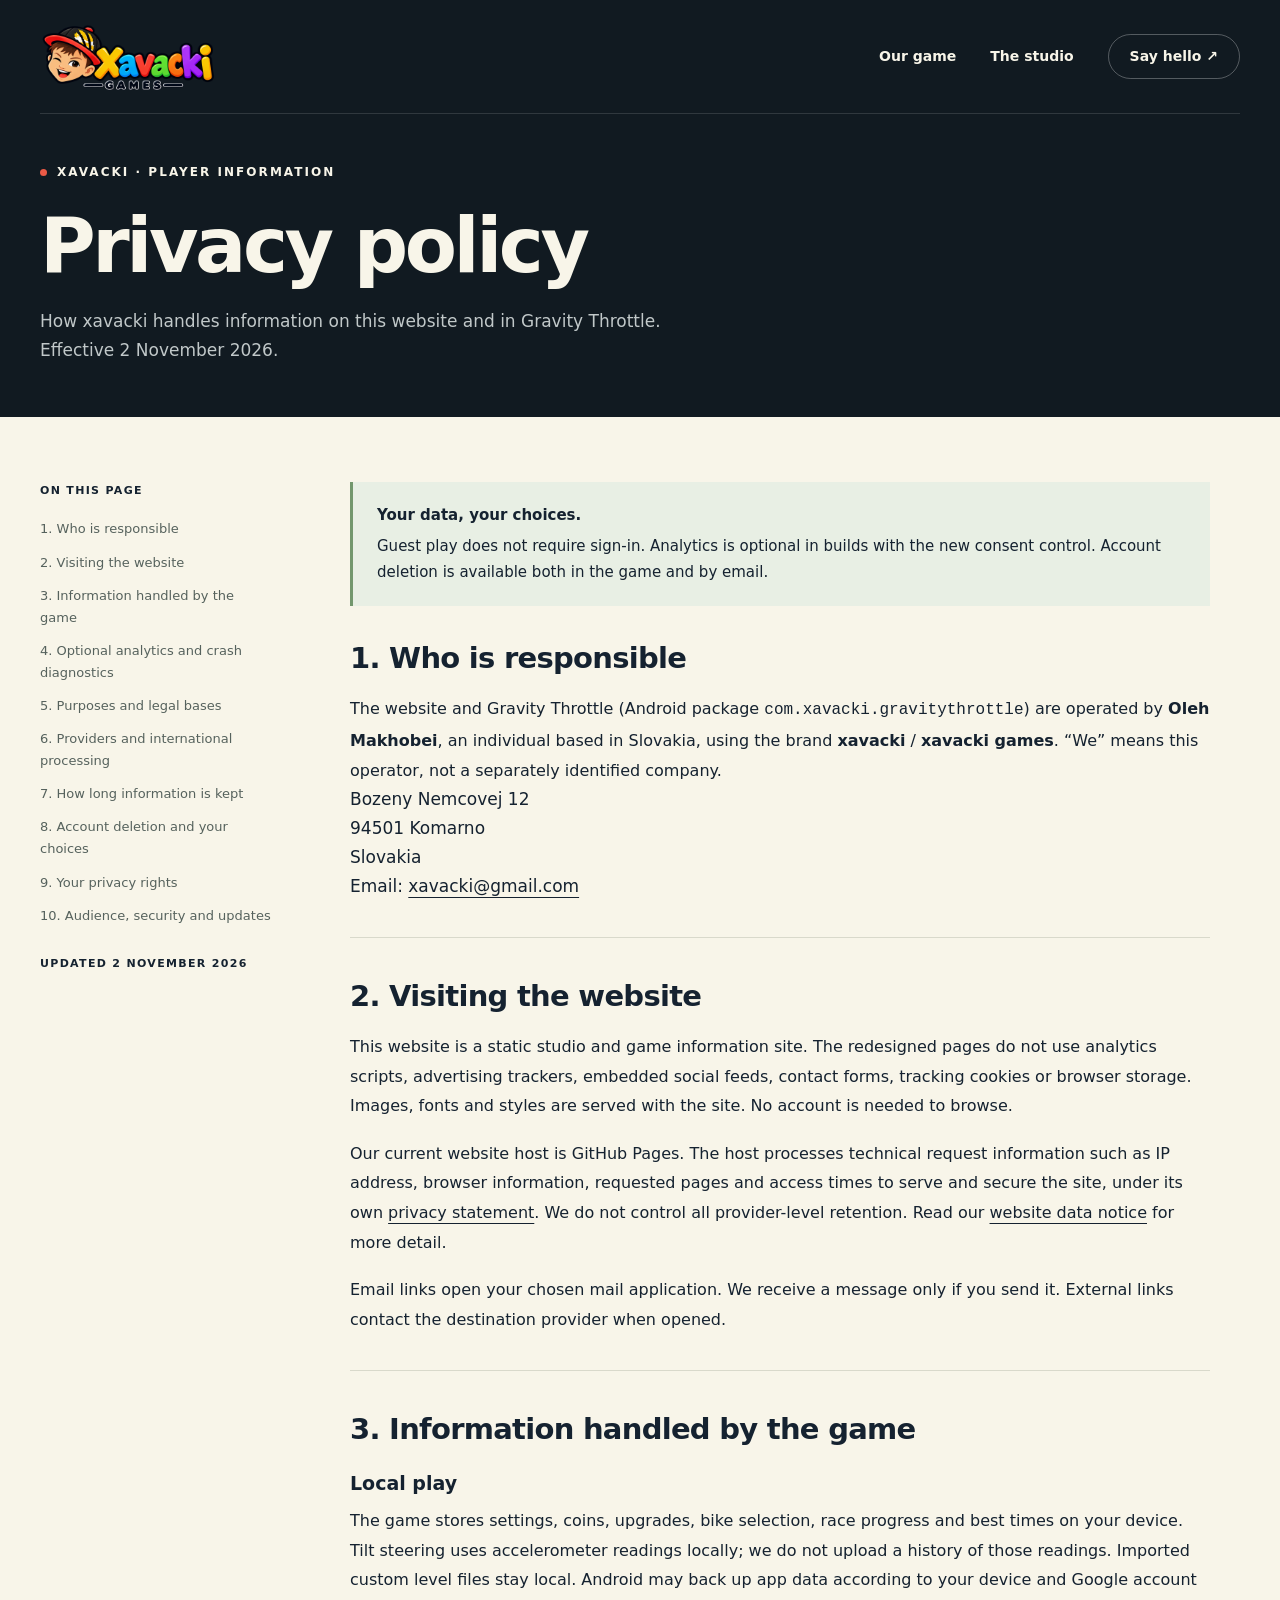
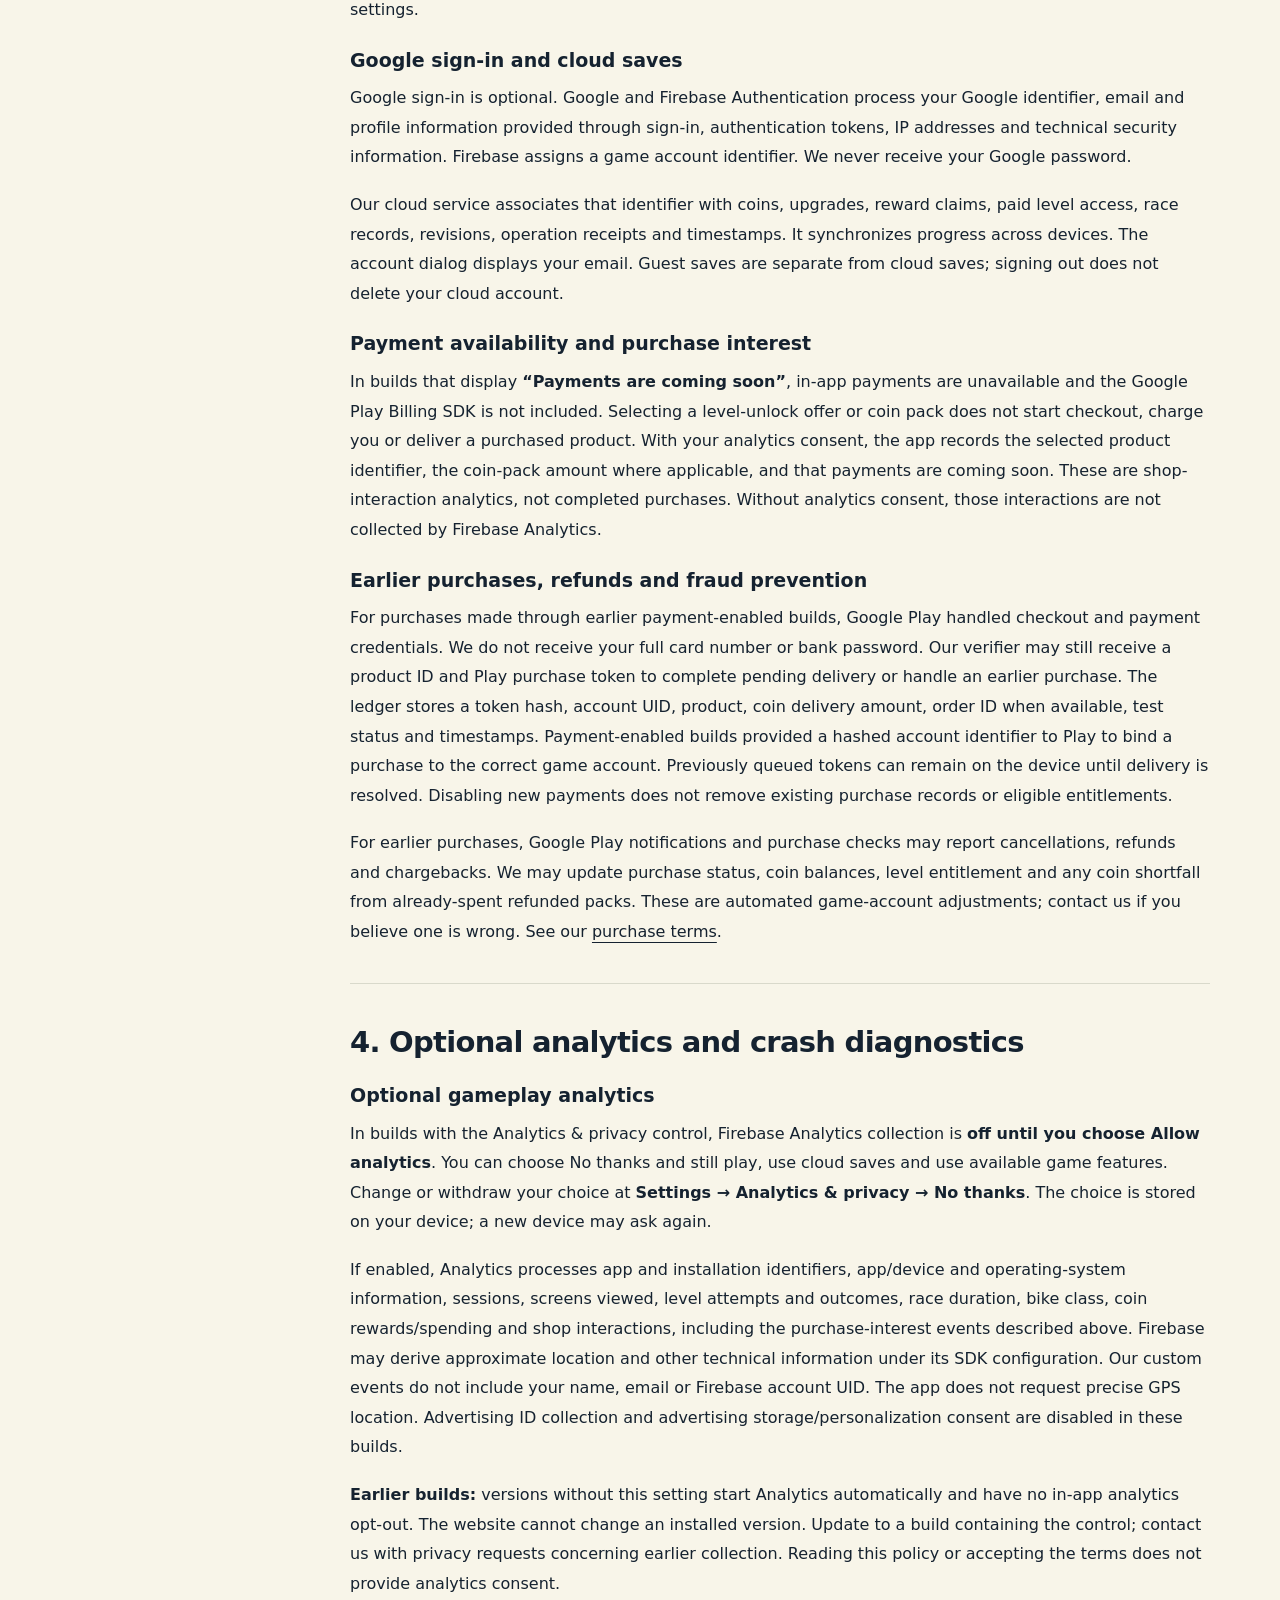
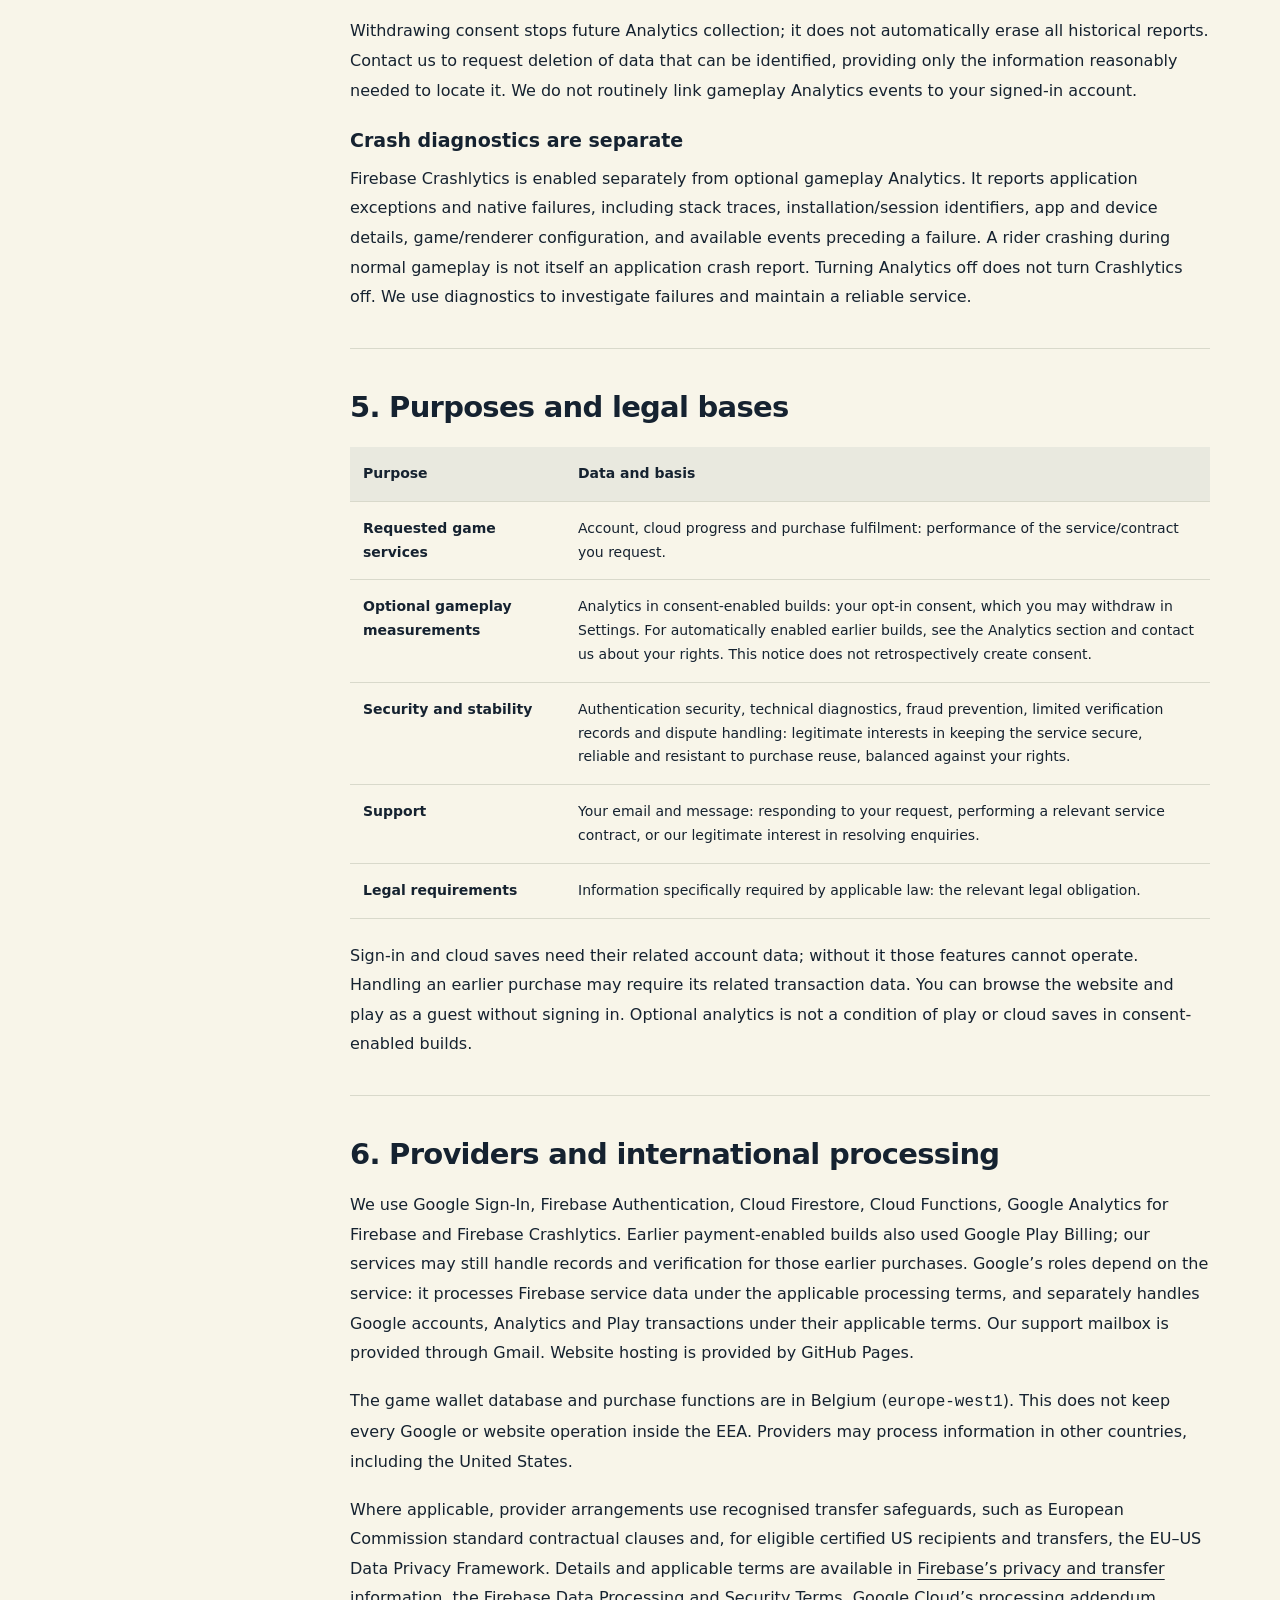
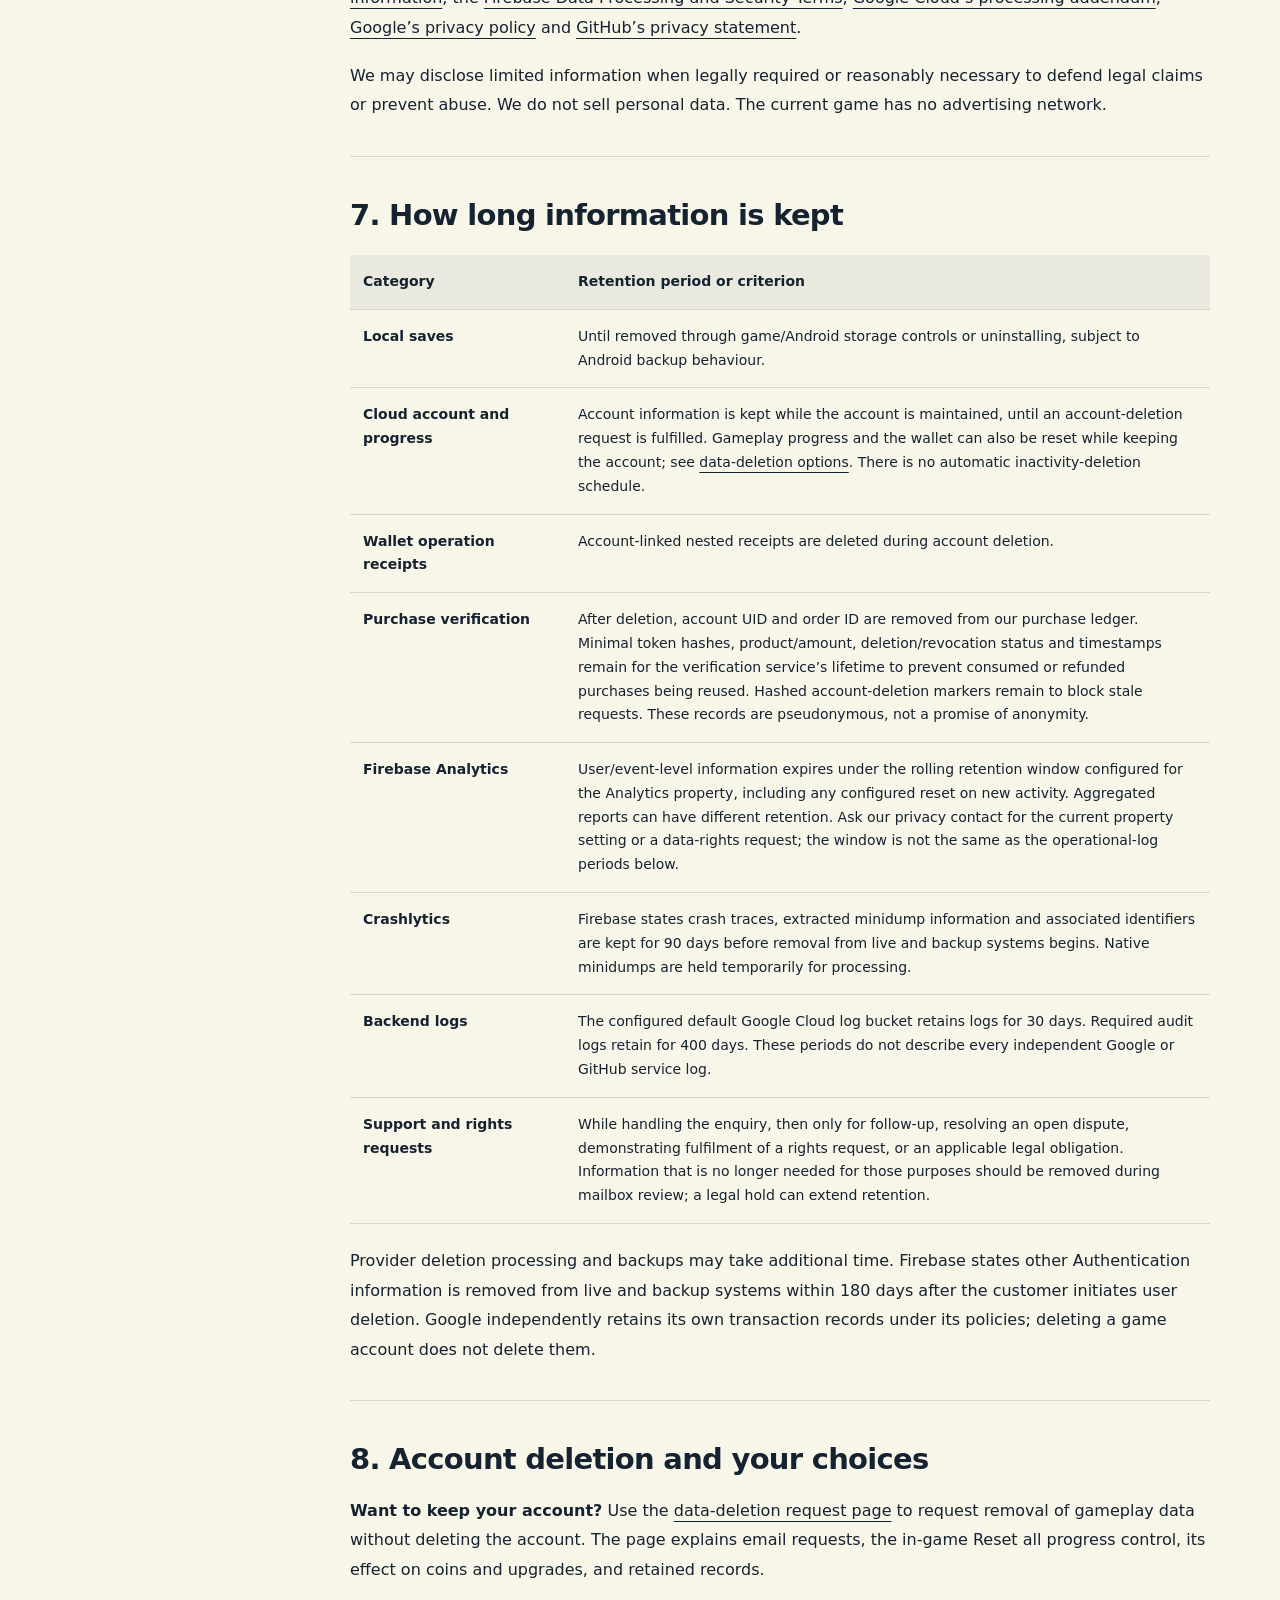
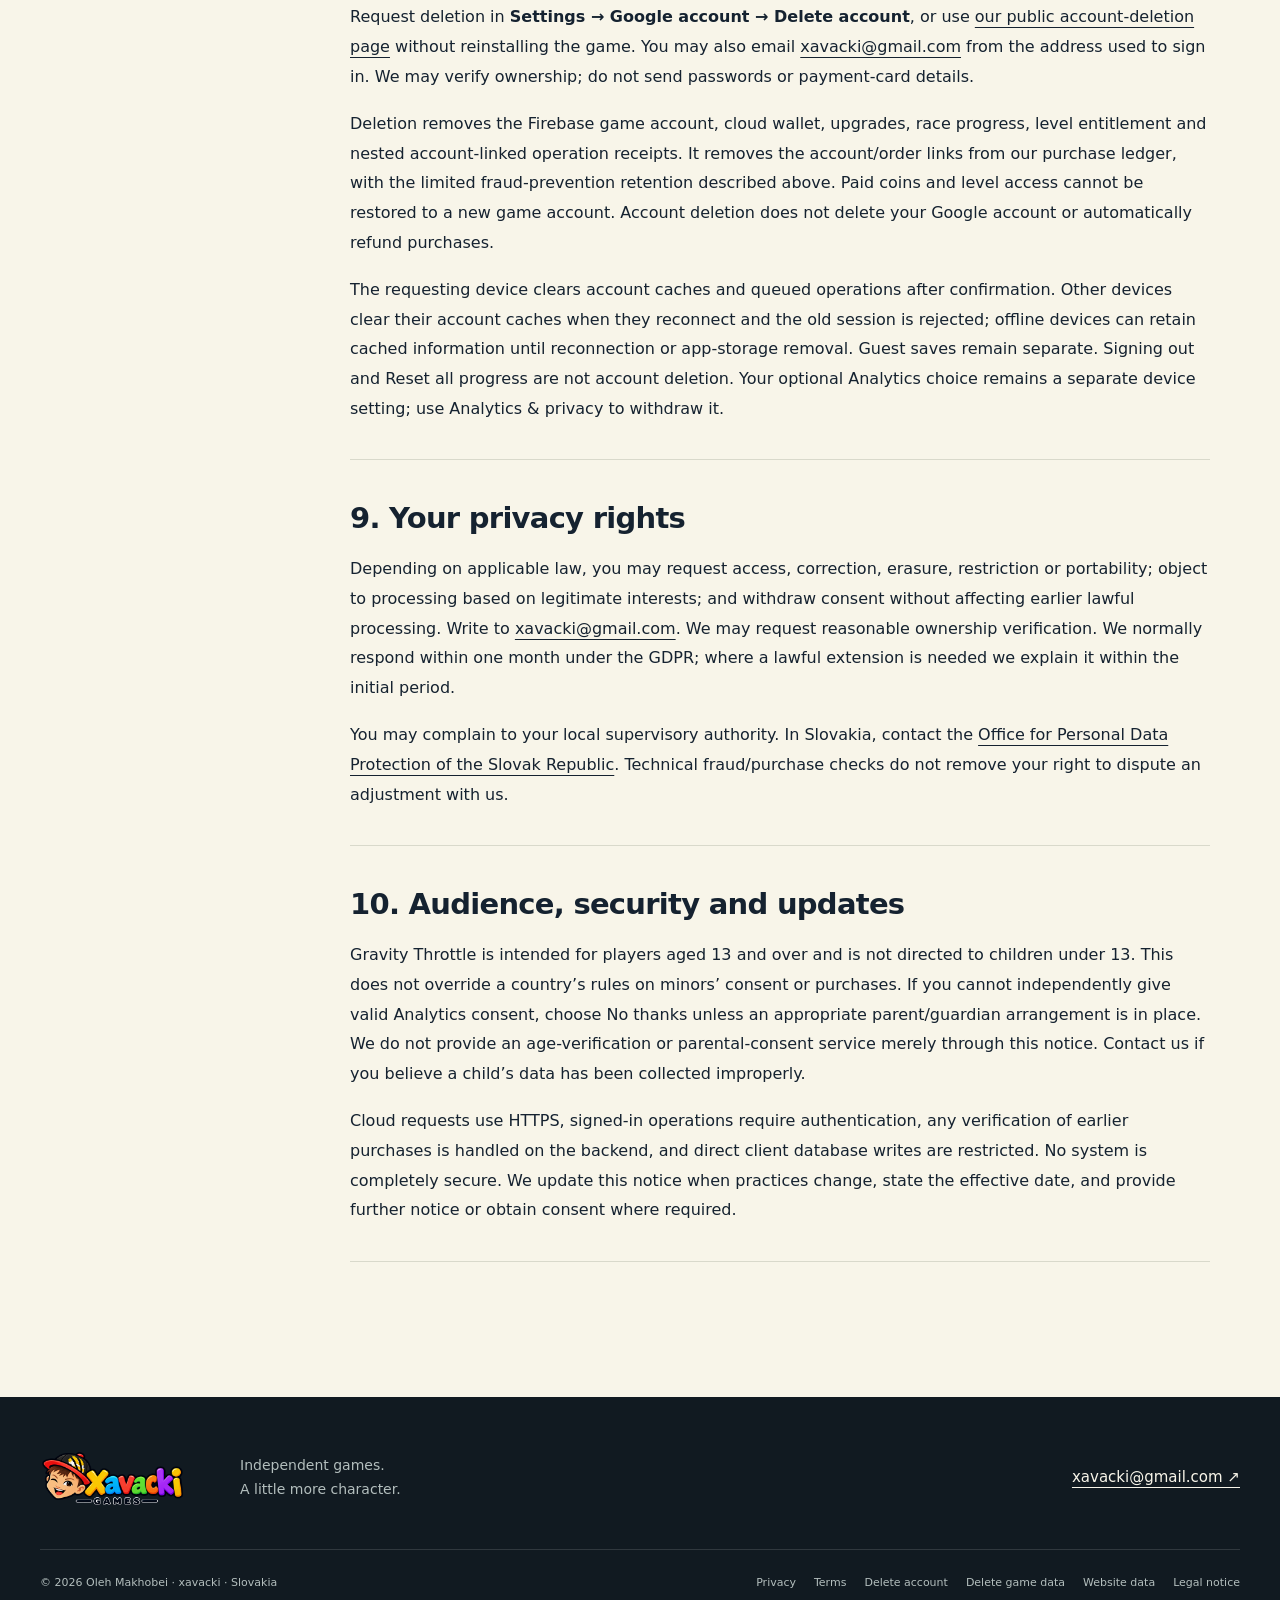
<file: privacy.html>
<!doctype html>
<html lang="en"><head><meta charset="utf-8"><meta name="viewport" content="width=device-width,initial-scale=1">
<title>Privacy policy — xavacki games</title><meta name="description" content="How xavacki handles information on this website and in Gravity Throttle. Effective 2 November 2026.">
<meta name="theme-color" content="#111a21"><link rel="canonical" href="https://xavacki.com/privacy">
<meta property="og:title" content="Privacy policy — xavacki games"><meta property="og:description" content="How xavacki handles information on this website and in Gravity Throttle. Effective 2 November 2026.">
<meta property="og:type" content="website"><meta property="og:url" content="https://xavacki.com/privacy"><meta property="og:image" content="https://xavacki.com/assets/gravity-throttle-home.webp">
<link rel="icon" href="assets/gravity-throttle-icon.png" type="image/png"><link rel="stylesheet" href="assets/site.css">
</head><body class="legal-page"><a class="skip" href="#main">Skip to content</a>
<header class="site-header">
<div class="shell header-inner">
<a class="brand" href="index.html" aria-label="xavacki games home"><img src="assets/xavacki-games.webp" alt="xavacki games" width="190" height="96"></a>
<nav aria-label="Main navigation"><a href="index.html#game">Our game</a><a href="index.html#studio">The studio</a><a href="index.html#contact">Say hello <span aria-hidden="true">↗</span></a>
</nav>
</div>
</header>
<main id="main">
<div class="legal-hero">
<div class="shell">
<p class="eyebrow">xavacki · Player information</p>
<h1>Privacy policy</h1>
<p>How xavacki handles information on this website and in Gravity Throttle. Effective 2 November 2026.</p>
</div>
</div>
<div class="shell legal-layout">
<aside class="legal-aside">
<div>
<p>On this page</p>
<nav aria-label="Page contents"><a href="#operator">1. Who is responsible</a><a href="#website">2. Visiting the website</a><a href="#game-data">3. Information handled by the game</a><a href="#analytics">4. Optional analytics and crash diagnostics</a><a href="#purposes">5. Purposes and legal bases</a><a href="#providers">6. Providers and international processing</a><a href="#retention">7. How long information is kept</a><a href="#deletion">8. Account deletion and your choices</a><a href="#rights">9. Your privacy rights</a><a href="#audience">10. Audience, security and updates</a>
</nav>
<p style="margin-top:28px">Updated 2 November 2026</p>
</div>
</aside>
<article class="legal-copy">
<div class="notice"><strong>Your data, your choices.</strong>Guest play does not require sign-in. Analytics is optional in builds with the new consent control. Account deletion is available both in the game and by email.</div>
<section id="operator">
<h2>1. Who is responsible</h2>
<p>The website and Gravity Throttle (Android package <code>com.xavacki.gravitythrottle</code>) are operated by <strong>Oleh Makhobei</strong>, an individual based in Slovakia, using the brand <strong>xavacki</strong> / <strong>xavacki games</strong>. “We” means this operator, not a separately identified company.</p>
<address>Bozeny Nemcovej 12<br>94501 Komarno<br>Slovakia<br>Email: <a href="mailto:xavacki@gmail.com">xavacki@gmail.com</a>
</address>
</section>
<section id="website">
<h2>2. Visiting the website</h2>
<p>This website is a static studio and game information site. The redesigned pages do not use analytics scripts, advertising trackers, embedded social feeds, contact forms, tracking cookies or browser storage. Images, fonts and styles are served with the site. No account is needed to browse.</p>
<p>Our current website host is GitHub Pages. The host processes technical request information such as IP address, browser information, requested pages and access times to serve and secure the site, under its own <a href="https://docs.github.com/en/site-policy/privacy-policies/github-general-privacy-statement">privacy statement</a>. We do not control all provider-level retention. Read our <a href="cookies.html">website data notice</a> for more detail.</p>
<p>Email links open your chosen mail application. We receive a message only if you send it. External links contact the destination provider when opened.</p>
</section>
<section id="game-data">
<h2>3. Information handled by the game</h2>
<h3>Local play</h3>
<p>The game stores settings, coins, upgrades, bike selection, race progress and best times on your device. Tilt steering uses accelerometer readings locally; we do not upload a history of those readings. Imported custom level files stay local. Android may back up app data according to your device and Google account settings.</p>
<h3>Google sign-in and cloud saves</h3>
<p>Google sign-in is optional. Google and Firebase Authentication process your Google identifier, email and profile information provided through sign-in, authentication tokens, IP addresses and technical security information. Firebase assigns a game account identifier. We never receive your Google password.</p>
<p>Our cloud service associates that identifier with coins, upgrades, reward claims, paid level access, race records, revisions, operation receipts and timestamps. It synchronizes progress across devices. The account dialog displays your email. Guest saves are separate from cloud saves; signing out does not delete your cloud account.</p>
<h3>Payment availability and purchase interest</h3>
<p>In builds that display <strong>“Payments are coming soon”</strong>, in-app payments are unavailable and the Google Play Billing SDK is not included. Selecting a level-unlock offer or coin pack does not start checkout, charge you or deliver a purchased product. With your analytics consent, the app records the selected product identifier, the coin-pack amount where applicable, and that payments are coming soon. These are shop-interaction analytics, not completed purchases. Without analytics consent, those interactions are not collected by Firebase Analytics.</p>
<h3>Earlier purchases, refunds and fraud prevention</h3>
<p>For purchases made through earlier payment-enabled builds, Google Play handled checkout and payment credentials. We do not receive your full card number or bank password. Our verifier may still receive a product ID and Play purchase token to complete pending delivery or handle an earlier purchase. The ledger stores a token hash, account UID, product, coin delivery amount, order ID when available, test status and timestamps. Payment-enabled builds provided a hashed account identifier to Play to bind a purchase to the correct game account. Previously queued tokens can remain on the device until delivery is resolved. Disabling new payments does not remove existing purchase records or eligible entitlements.</p>
<p>For earlier purchases, Google Play notifications and purchase checks may report cancellations, refunds and chargebacks. We may update purchase status, coin balances, level entitlement and any coin shortfall from already-spent refunded packs. These are automated game-account adjustments; contact us if you believe one is wrong. See our <a href="termsofservice.html#purchases">purchase terms</a>.</p>
</section>
<section id="analytics">
<h2>4. Optional analytics and crash diagnostics</h2>
<h3>Optional gameplay analytics</h3>
<p>In builds with the Analytics &amp; privacy control, Firebase Analytics collection is <strong>off until you choose Allow analytics</strong>. You can choose No thanks and still play, use cloud saves and use available game features. Change or withdraw your choice at <strong>Settings → Analytics &amp; privacy → No thanks</strong>. The choice is stored on your device; a new device may ask again.</p>
<p>If enabled, Analytics processes app and installation identifiers, app/device and operating-system information, sessions, screens viewed, level attempts and outcomes, race duration, bike class, coin rewards/spending and shop interactions, including the purchase-interest events described above. Firebase may derive approximate location and other technical information under its SDK configuration. Our custom events do not include your name, email or Firebase account UID. The app does not request precise GPS location. Advertising ID collection and advertising storage/personalization consent are disabled in these builds.</p>
<p><strong>Earlier builds:</strong> versions without this setting start Analytics automatically and have no in-app analytics opt-out. The website cannot change an installed version. Update to a build containing the control; contact us with privacy requests concerning earlier collection. Reading this policy or accepting the terms does not provide analytics consent.</p>
<p>Withdrawing consent stops future Analytics collection; it does not automatically erase all historical reports. Contact us to request deletion of data that can be identified, providing only the information reasonably needed to locate it. We do not routinely link gameplay Analytics events to your signed-in account.</p>
<h3>Crash diagnostics are separate</h3>
<p>Firebase Crashlytics is enabled separately from optional gameplay Analytics. It reports application exceptions and native failures, including stack traces, installation/session identifiers, app and device details, game/renderer configuration, and available events preceding a failure. A rider crashing during normal gameplay is not itself an application crash report. Turning Analytics off does not turn Crashlytics off. We use diagnostics to investigate failures and maintain a reliable service.</p>
</section>
<section id="purposes">
<h2>5. Purposes and legal bases</h2>
<div class="table-wrap">
<table>
<thead>
<tr>
<th>Purpose</th>
<th>Data and basis</th>
</tr>
</thead>
<tbody>
<tr>
<td>Requested game services</td>
<td>Account, cloud progress and purchase fulfilment: performance of the service/contract you request.</td>
</tr>
<tr>
<td>Optional gameplay measurements</td>
<td>Analytics in consent-enabled builds: your opt-in consent, which you may withdraw in Settings. For automatically enabled earlier builds, see the Analytics section and contact us about your rights. This notice does not retrospectively create consent.</td>
</tr>
<tr>
<td>Security and stability</td>
<td>Authentication security, technical diagnostics, fraud prevention, limited verification records and dispute handling: legitimate interests in keeping the service secure, reliable and resistant to purchase reuse, balanced against your rights.</td>
</tr>
<tr>
<td>Support</td>
<td>Your email and message: responding to your request, performing a relevant service contract, or our legitimate interest in resolving enquiries.</td>
</tr>
<tr>
<td>Legal requirements</td>
<td>Information specifically required by applicable law: the relevant legal obligation.</td>
</tr>
</tbody>
</table>
</div>
<p>Sign-in and cloud saves need their related account data; without it those features cannot operate. Handling an earlier purchase may require its related transaction data. You can browse the website and play as a guest without signing in. Optional analytics is not a condition of play or cloud saves in consent-enabled builds.</p>
</section>
<section id="providers">
<h2>6. Providers and international processing</h2>
<p>We use Google Sign-In, Firebase Authentication, Cloud Firestore, Cloud Functions, Google Analytics for Firebase and Firebase Crashlytics. Earlier payment-enabled builds also used Google Play Billing; our services may still handle records and verification for those earlier purchases. Google’s roles depend on the service: it processes Firebase service data under the applicable processing terms, and separately handles Google accounts, Analytics and Play transactions under their applicable terms. Our support mailbox is provided through Gmail. Website hosting is provided by GitHub Pages.</p>
<p>The game wallet database and purchase functions are in Belgium (<code>europe-west1</code>). This does not keep every Google or website operation inside the EEA. Providers may process information in other countries, including the United States.</p>
<p>Where applicable, provider arrangements use recognised transfer safeguards, such as European Commission standard contractual clauses and, for eligible certified US recipients and transfers, the EU–US Data Privacy Framework. Details and applicable terms are available in <a href="https://firebase.google.com/support/privacy">Firebase’s privacy and transfer information</a>, the <a href="https://firebase.google.com/terms/data-processing-terms">Firebase Data Processing and Security Terms</a>, <a href="https://cloud.google.com/terms/data-processing-addendum">Google Cloud’s processing addendum</a>, <a href="https://policies.google.com/privacy">Google’s privacy policy</a> and <a href="https://docs.github.com/en/site-policy/privacy-policies/github-general-privacy-statement">GitHub’s privacy statement</a>.</p>
<p>We may disclose limited information when legally required or reasonably necessary to defend legal claims or prevent abuse. We do not sell personal data. The current game has no advertising network.</p>
</section>
<section id="retention">
<h2>7. How long information is kept</h2>
<div class="table-wrap">
<table>
<thead>
<tr>
<th>Category</th>
<th>Retention period or criterion</th>
</tr>
</thead>
<tbody>
<tr>
<td>Local saves</td>
<td>Until removed through game/Android storage controls or uninstalling, subject to Android backup behaviour.</td>
</tr>
<tr>
<td>Cloud account and progress</td>
<td>Account information is kept while the account is maintained, until an account-deletion request is fulfilled. Gameplay progress and the wallet can also be reset while keeping the account; see <a href="delete-data.html">data-deletion options</a>. There is no automatic inactivity-deletion schedule.</td>
</tr>
<tr>
<td>Wallet operation receipts</td>
<td>Account-linked nested receipts are deleted during account deletion.</td>
</tr>
<tr>
<td>Purchase verification</td>
<td>After deletion, account UID and order ID are removed from our purchase ledger. Minimal token hashes, product/amount, deletion/revocation status and timestamps remain for the verification service’s lifetime to prevent consumed or refunded purchases being reused. Hashed account-deletion markers remain to block stale requests. These records are pseudonymous, not a promise of anonymity.</td>
</tr>
<tr>
<td>Firebase Analytics</td>
<td>User/event-level information expires under the rolling retention window configured for the Analytics property, including any configured reset on new activity. Aggregated reports can have different retention. Ask our privacy contact for the current property setting or a data-rights request; the window is not the same as the operational-log periods below.</td>
</tr>
<tr>
<td>Crashlytics</td>
<td>Firebase states crash traces, extracted minidump information and associated identifiers are kept for 90 days before removal from live and backup systems begins. Native minidumps are held temporarily for processing.</td>
</tr>
<tr>
<td>Backend logs</td>
<td>The configured default Google Cloud log bucket retains logs for 30 days. Required audit logs retain for 400 days. These periods do not describe every independent Google or GitHub service log.</td>
</tr>
<tr>
<td>Support and rights requests</td>
<td>While handling the enquiry, then only for follow-up, resolving an open dispute, demonstrating fulfilment of a rights request, or an applicable legal obligation. Information that is no longer needed for those purposes should be removed during mailbox review; a legal hold can extend retention.</td>
</tr>
</tbody>
</table>
</div>
<p>Provider deletion processing and backups may take additional time. Firebase states other Authentication information is removed from live and backup systems within 180 days after the customer initiates user deletion. Google independently retains its own transaction records under its policies; deleting a game account does not delete them.</p>
</section>
<section id="deletion">
<h2>8. Account deletion and your choices</h2>
<p><strong>Want to keep your account?</strong> Use the <a href="delete-data.html">data-deletion request page</a> to request removal of gameplay data without deleting the account. The page explains email requests, the in-game Reset all progress control, its effect on coins and upgrades, and retained records.</p>
<p>Request deletion in <strong>Settings → Google account → Delete account</strong>, or use <a href="delete-account.html">our public account-deletion page</a> without reinstalling the game. You may also email <a href="mailto:xavacki@gmail.com?subject=Gravity%20Throttle%20account%20deletion">xavacki@gmail.com</a> from the address used to sign in. We may verify ownership; do not send passwords or payment-card details.</p>
<p>Deletion removes the Firebase game account, cloud wallet, upgrades, race progress, level entitlement and nested account-linked operation receipts. It removes the account/order links from our purchase ledger, with the limited fraud-prevention retention described above. Paid coins and level access cannot be restored to a new game account. Account deletion does not delete your Google account or automatically refund purchases.</p>
<p>The requesting device clears account caches and queued operations after confirmation. Other devices clear their account caches when they reconnect and the old session is rejected; offline devices can retain cached information until reconnection or app-storage removal. Guest saves remain separate. Signing out and Reset all progress are not account deletion. Your optional Analytics choice remains a separate device setting; use Analytics &amp; privacy to withdraw it.</p>
</section>
<section id="rights">
<h2>9. Your privacy rights</h2>
<p>Depending on applicable law, you may request access, correction, erasure, restriction or portability; object to processing based on legitimate interests; and withdraw consent without affecting earlier lawful processing. Write to <a href="mailto:xavacki@gmail.com">xavacki@gmail.com</a>. We may request reasonable ownership verification. We normally respond within one month under the GDPR; where a lawful extension is needed we explain it within the initial period.</p>
<p>You may complain to your local supervisory authority. In Slovakia, contact the <a href="https://dataprotection.gov.sk/">Office for Personal Data Protection of the Slovak Republic</a>. Technical fraud/purchase checks do not remove your right to dispute an adjustment with us.</p>
</section>
<section id="audience">
<h2>10. Audience, security and updates</h2>
<p>Gravity Throttle is intended for players aged 13 and over and is not directed to children under 13. This does not override a country’s rules on minors’ consent or purchases. If you cannot independently give valid Analytics consent, choose No thanks unless an appropriate parent/guardian arrangement is in place. We do not provide an age-verification or parental-consent service merely through this notice. Contact us if you believe a child’s data has been collected improperly.</p>
<p>Cloud requests use HTTPS, signed-in operations require authentication, any verification of earlier purchases is handled on the backend, and direct client database writes are restricted. No system is completely secure. We update this notice when practices change, state the effective date, and provide further notice or obtain consent where required.</p>
</section>
</article>
</div>
</main>
<footer class="site-footer">
<div class="shell footer-top"><a href="index.html" class="brand"><img src="assets/xavacki-games.webp" alt="xavacki games" width="160" height="80" loading="lazy"></a>
<p>Independent games.<br>A little more character.</p><a class="footer-contact" href="mailto:xavacki@gmail.com">xavacki@gmail.com ↗</a>
</div>
<div class="shell footer-bottom"><span>© 2026 Oleh Makhobei · xavacki · Slovakia</span>
<nav aria-label="Legal navigation"><a href="privacy.html">Privacy</a><a href="termsofservice.html">Terms</a><a href="delete-account.html">Delete account</a><a href="delete-data.html">Delete game data</a><a href="cookies.html">Website data</a><a href="legal-notice.html">Legal notice</a>
</nav>
</div>
</footer></body></html>
</file>
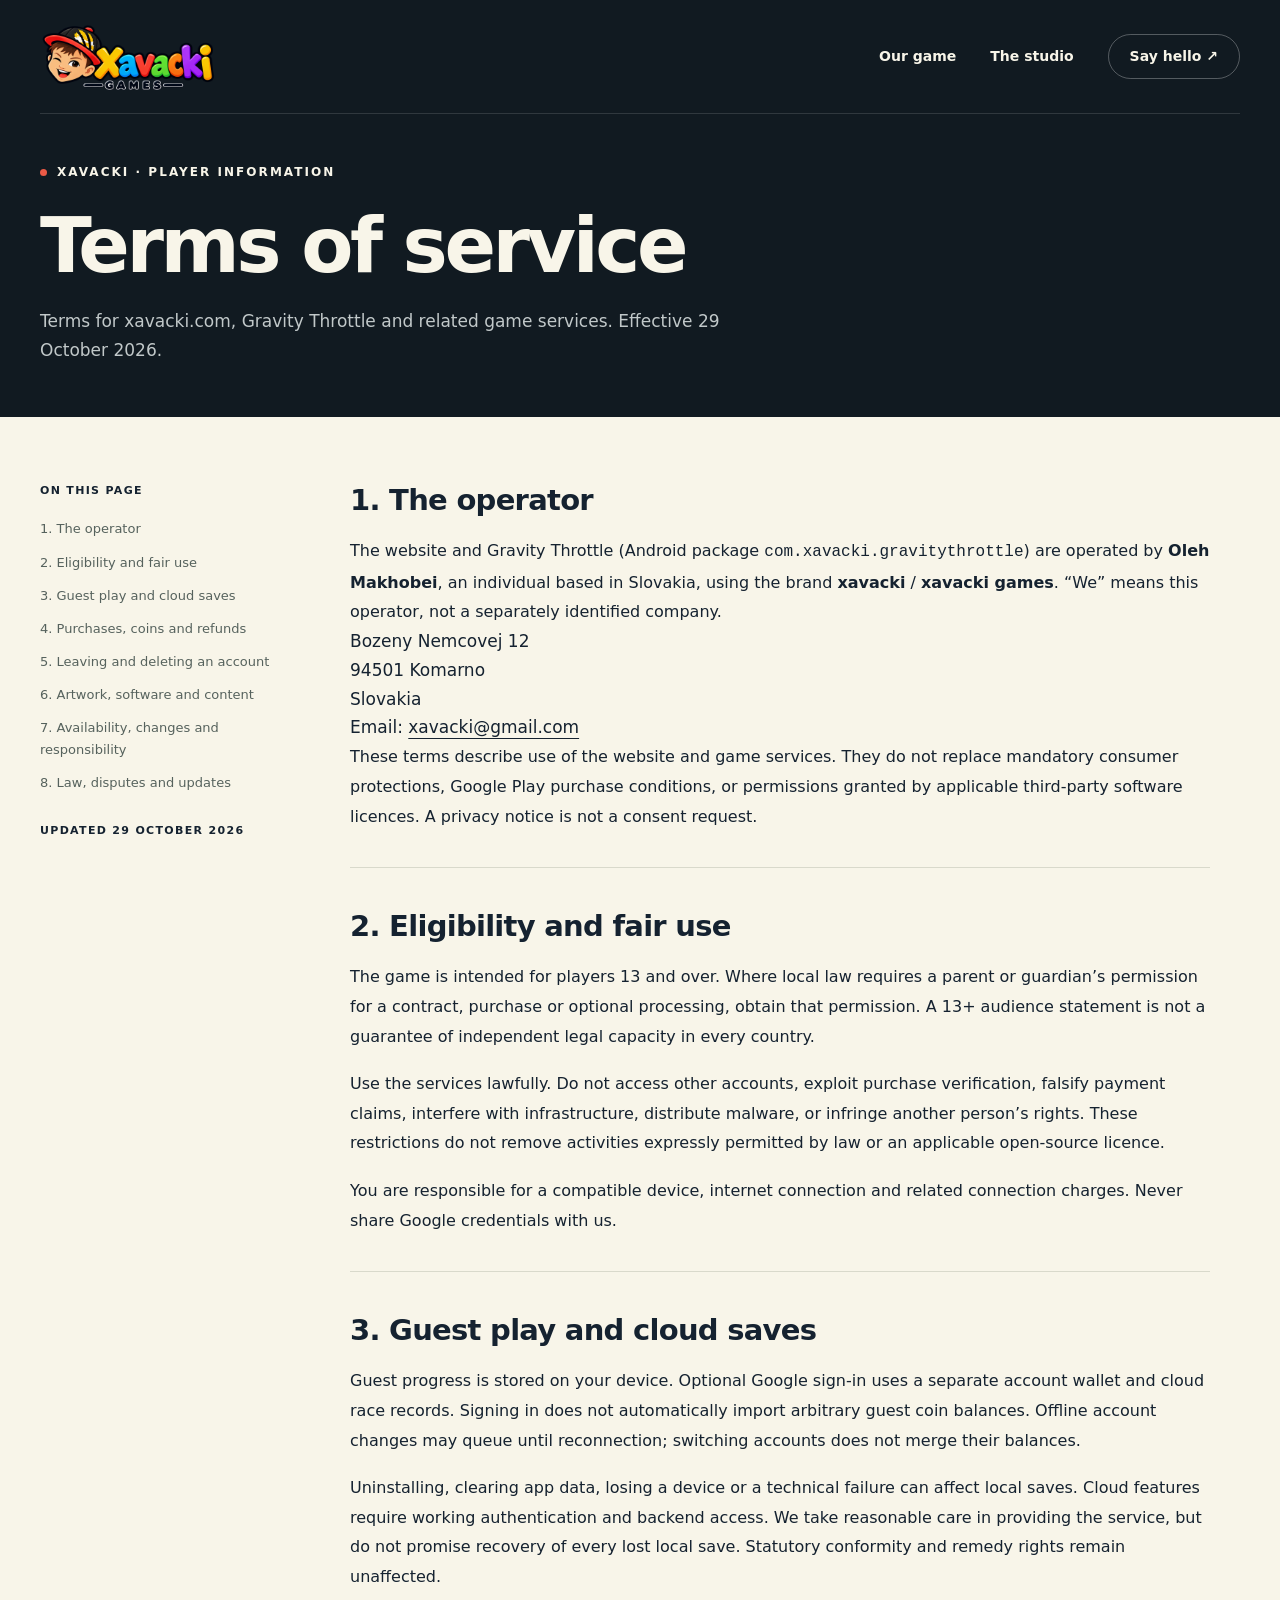
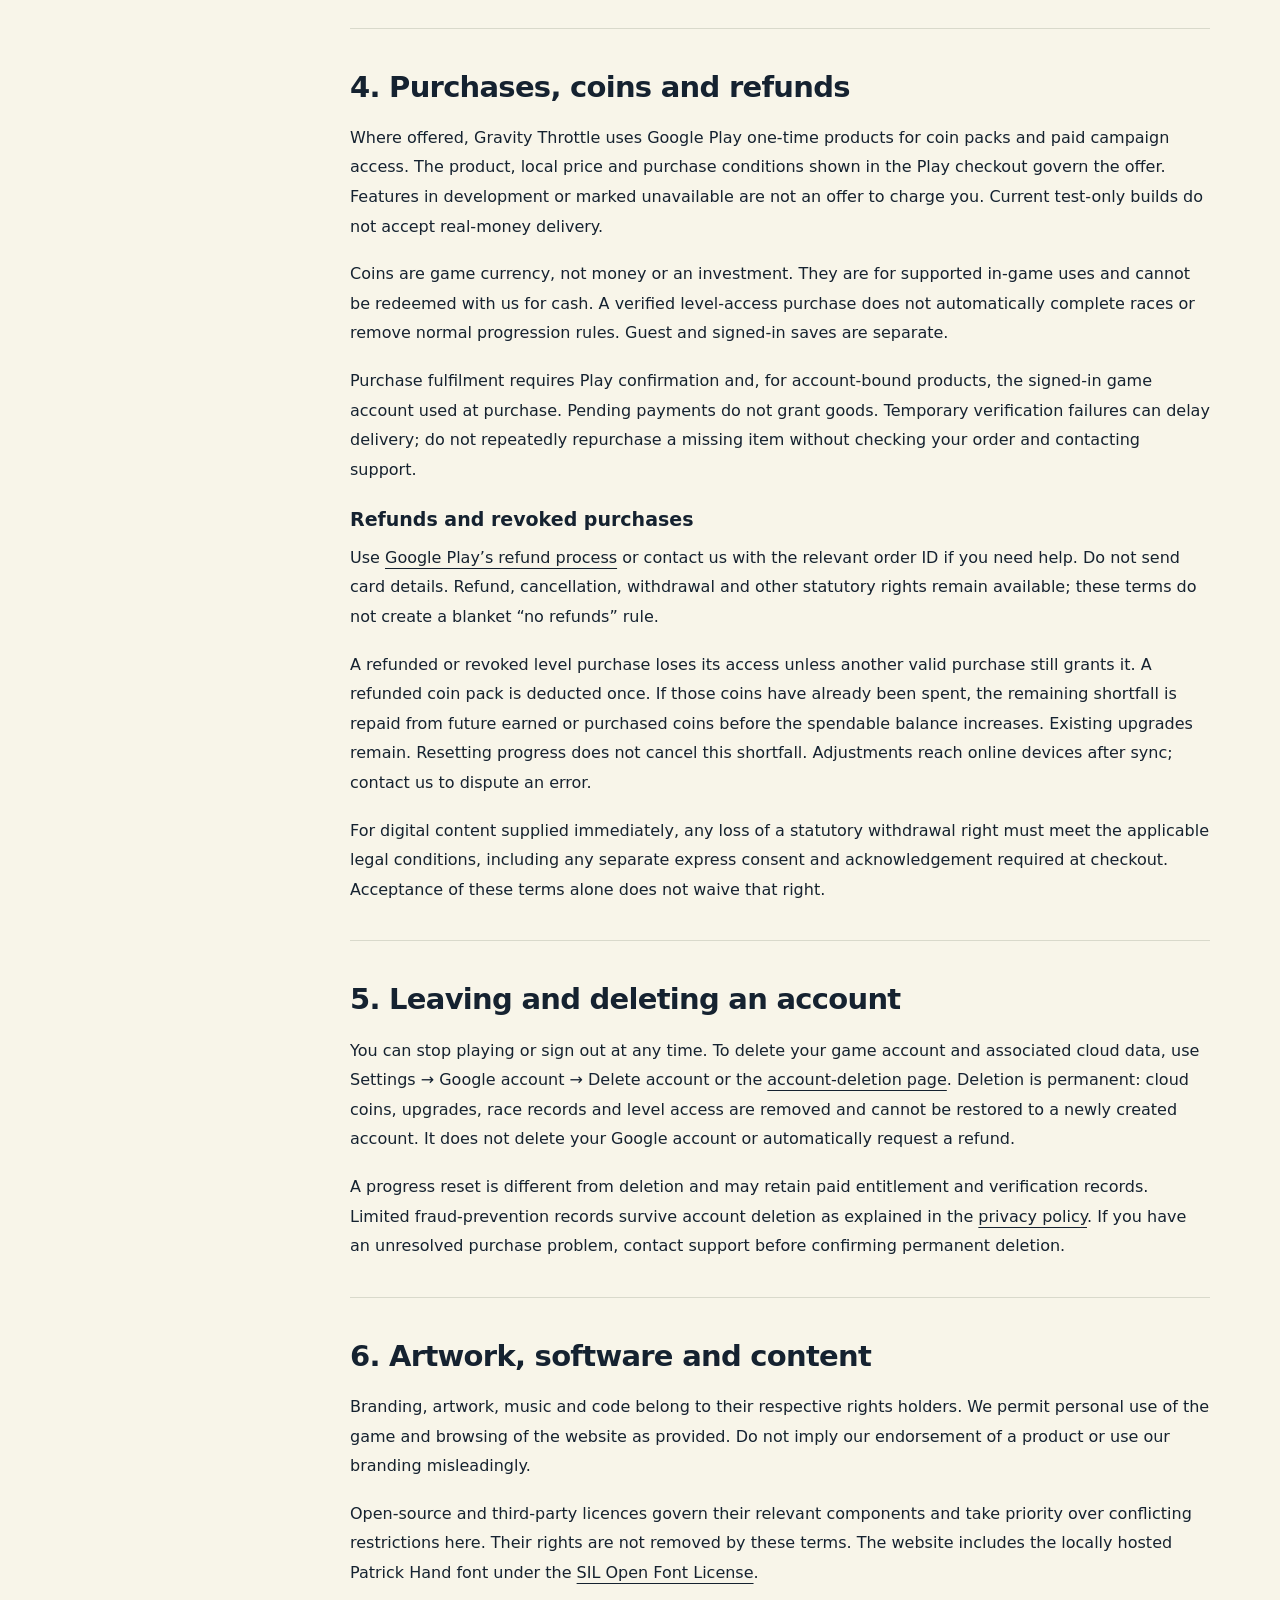
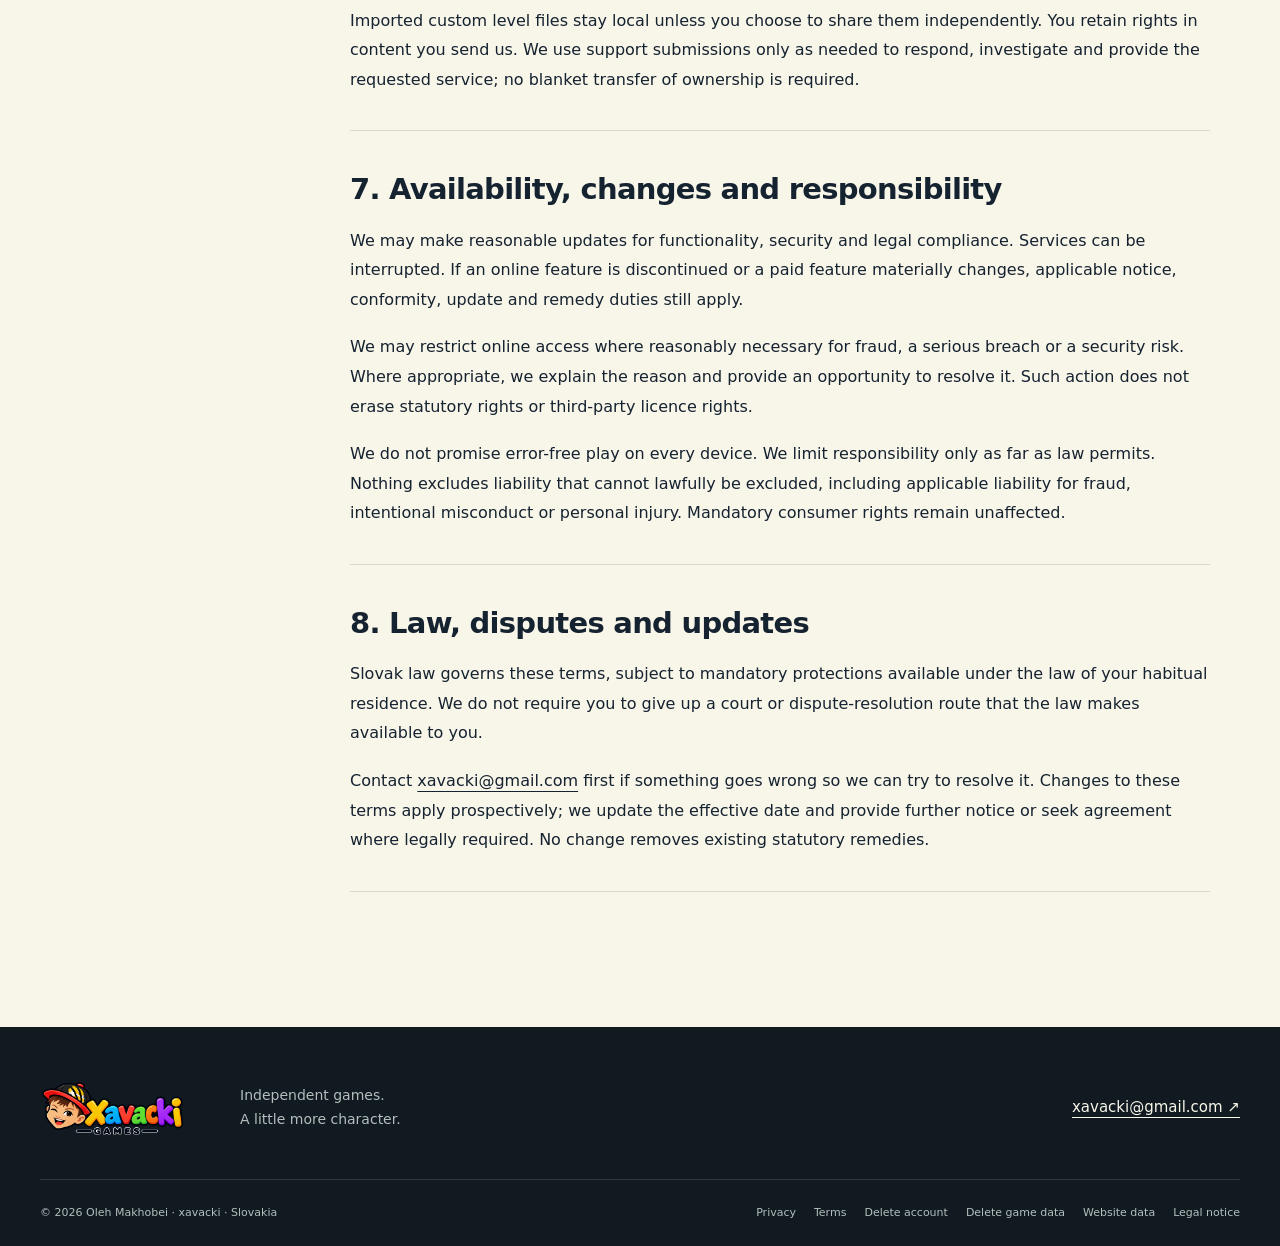
<file: termsofservice.html>
<!doctype html>
<html lang="en"><head><meta charset="utf-8"><meta name="viewport" content="width=device-width,initial-scale=1">
<title>Terms of service — xavacki games</title><meta name="description" content="Terms for xavacki.com, Gravity Throttle and related game services. Effective 29 October 2026.">
<meta name="theme-color" content="#111a21"><link rel="canonical" href="https://xavacki.com/termsofservice">
<meta property="og:title" content="Terms of service — xavacki games"><meta property="og:description" content="Terms for xavacki.com, Gravity Throttle and related game services. Effective 29 October 2026.">
<meta property="og:type" content="website"><meta property="og:url" content="https://xavacki.com/termsofservice"><meta property="og:image" content="https://xavacki.com/assets/gravity-throttle-home.webp">
<link rel="icon" href="assets/gravity-throttle-icon.png" type="image/png"><link rel="stylesheet" href="assets/site.css">
</head><body class="legal-page"><a class="skip" href="#main">Skip to content</a>
<header class="site-header">
<div class="shell header-inner">
<a class="brand" href="index.html" aria-label="xavacki games home"><img src="assets/xavacki-games.webp" alt="xavacki games" width="190" height="96"></a>
<nav aria-label="Main navigation"><a href="index.html#game">Our game</a><a href="index.html#studio">The studio</a><a href="index.html#contact">Say hello <span aria-hidden="true">↗</span></a>
</nav>
</div>
</header>
<main id="main">
<div class="legal-hero">
<div class="shell">
<p class="eyebrow">xavacki · Player information</p>
<h1>Terms of service</h1>
<p>Terms for xavacki.com, Gravity Throttle and related game services. Effective 29 October 2026.</p>
</div>
</div>
<div class="shell legal-layout">
<aside class="legal-aside">
<div>
<p>On this page</p>
<nav aria-label="Page contents"><a href="#operator">1. The operator</a><a href="#eligibility">2. Eligibility and fair use</a><a href="#saves">3. Guest play and cloud saves</a><a href="#purchases">4. Purchases, coins and refunds</a><a href="#deletion">5. Leaving and deleting an account</a><a href="#licences">6. Artwork, software and content</a><a href="#availability">7. Availability, changes and responsibility</a><a href="#law">8. Law, disputes and updates</a>
</nav>
<p style="margin-top:28px">Updated 29 October 2026</p>
</div>
</aside>
<article class="legal-copy">
<section id="operator">
<h2>1. The operator</h2>
<p>The website and Gravity Throttle (Android package <code>com.xavacki.gravitythrottle</code>) are operated by <strong>Oleh Makhobei</strong>, an individual based in Slovakia, using the brand <strong>xavacki</strong> / <strong>xavacki games</strong>. “We” means this operator, not a separately identified company.</p>
<address>Bozeny Nemcovej 12<br>94501 Komarno<br>Slovakia<br>Email: <a href="mailto:xavacki@gmail.com">xavacki@gmail.com</a>
</address>
<p>These terms describe use of the website and game services. They do not replace mandatory consumer protections, Google Play purchase conditions, or permissions granted by applicable third-party software licences. A privacy notice is not a consent request.</p>
</section>
<section id="eligibility">
<h2>2. Eligibility and fair use</h2>
<p>The game is intended for players 13 and over. Where local law requires a parent or guardian’s permission for a contract, purchase or optional processing, obtain that permission. A 13+ audience statement is not a guarantee of independent legal capacity in every country.</p>
<p>Use the services lawfully. Do not access other accounts, exploit purchase verification, falsify payment claims, interfere with infrastructure, distribute malware, or infringe another person’s rights. These restrictions do not remove activities expressly permitted by law or an applicable open-source licence.</p>
<p>You are responsible for a compatible device, internet connection and related connection charges. Never share Google credentials with us.</p>
</section>
<section id="saves">
<h2>3. Guest play and cloud saves</h2>
<p>Guest progress is stored on your device. Optional Google sign-in uses a separate account wallet and cloud race records. Signing in does not automatically import arbitrary guest coin balances. Offline account changes may queue until reconnection; switching accounts does not merge their balances.</p>
<p>Uninstalling, clearing app data, losing a device or a technical failure can affect local saves. Cloud features require working authentication and backend access. We take reasonable care in providing the service, but do not promise recovery of every lost local save. Statutory conformity and remedy rights remain unaffected.</p>
</section>
<section id="purchases">
<h2>4. Purchases, coins and refunds</h2>
<p>Where offered, Gravity Throttle uses Google Play one-time products for coin packs and paid campaign access. The product, local price and purchase conditions shown in the Play checkout govern the offer. Features in development or marked unavailable are not an offer to charge you. Current test-only builds do not accept real-money delivery.</p>
<p>Coins are game currency, not money or an investment. They are for supported in-game uses and cannot be redeemed with us for cash. A verified level-access purchase does not automatically complete races or remove normal progression rules. Guest and signed-in saves are separate.</p>
<p>Purchase fulfilment requires Play confirmation and, for account-bound products, the signed-in game account used at purchase. Pending payments do not grant goods. Temporary verification failures can delay delivery; do not repeatedly repurchase a missing item without checking your order and contacting support.</p>
<h3>Refunds and revoked purchases</h3>
<p>Use <a href="https://support.google.com/googleplay/answer/2479637">Google Play’s refund process</a> or contact us with the relevant order ID if you need help. Do not send card details. Refund, cancellation, withdrawal and other statutory rights remain available; these terms do not create a blanket “no refunds” rule.</p>
<p>A refunded or revoked level purchase loses its access unless another valid purchase still grants it. A refunded coin pack is deducted once. If those coins have already been spent, the remaining shortfall is repaid from future earned or purchased coins before the spendable balance increases. Existing upgrades remain. Resetting progress does not cancel this shortfall. Adjustments reach online devices after sync; contact us to dispute an error.</p>
<p>For digital content supplied immediately, any loss of a statutory withdrawal right must meet the applicable legal conditions, including any separate express consent and acknowledgement required at checkout. Acceptance of these terms alone does not waive that right.</p>
</section>
<section id="deletion">
<h2>5. Leaving and deleting an account</h2>
<p>You can stop playing or sign out at any time. To delete your game account and associated cloud data, use Settings → Google account → Delete account or the <a href="delete-account.html">account-deletion page</a>. Deletion is permanent: cloud coins, upgrades, race records and level access are removed and cannot be restored to a newly created account. It does not delete your Google account or automatically request a refund.</p>
<p>A progress reset is different from deletion and may retain paid entitlement and verification records. Limited fraud-prevention records survive account deletion as explained in the <a href="privacy.html#retention">privacy policy</a>. If you have an unresolved purchase problem, contact support before confirming permanent deletion.</p>
</section>
<section id="licences">
<h2>6. Artwork, software and content</h2>
<p>Branding, artwork, music and code belong to their respective rights holders. We permit personal use of the game and browsing of the website as provided. Do not imply our endorsement of a product or use our branding misleadingly.</p>
<p>Open-source and third-party licences govern their relevant components and take priority over conflicting restrictions here. Their rights are not removed by these terms. The website includes the locally hosted Patrick Hand font under the <a href="assets/PatrickHand-OFL.txt">SIL Open Font License</a>.</p>
<p>Imported custom level files stay local unless you choose to share them independently. You retain rights in content you send us. We use support submissions only as needed to respond, investigate and provide the requested service; no blanket transfer of ownership is required.</p>
</section>
<section id="availability">
<h2>7. Availability, changes and responsibility</h2>
<p>We may make reasonable updates for functionality, security and legal compliance. Services can be interrupted. If an online feature is discontinued or a paid feature materially changes, applicable notice, conformity, update and remedy duties still apply.</p>
<p>We may restrict online access where reasonably necessary for fraud, a serious breach or a security risk. Where appropriate, we explain the reason and provide an opportunity to resolve it. Such action does not erase statutory rights or third-party licence rights.</p>
<p>We do not promise error-free play on every device. We limit responsibility only as far as law permits. Nothing excludes liability that cannot lawfully be excluded, including applicable liability for fraud, intentional misconduct or personal injury. Mandatory consumer rights remain unaffected.</p>
</section>
<section id="law">
<h2>8. Law, disputes and updates</h2>
<p>Slovak law governs these terms, subject to mandatory protections available under the law of your habitual residence. We do not require you to give up a court or dispute-resolution route that the law makes available to you.</p>
<p>Contact <a href="mailto:xavacki@gmail.com">xavacki@gmail.com</a> first if something goes wrong so we can try to resolve it. Changes to these terms apply prospectively; we update the effective date and provide further notice or seek agreement where legally required. No change removes existing statutory remedies.</p>
</section>
</article>
</div>
</main>
<footer class="site-footer">
<div class="shell footer-top"><a href="index.html" class="brand"><img src="assets/xavacki-games.webp" alt="xavacki games" width="160" height="80" loading="lazy"></a>
<p>Independent games.<br>A little more character.</p><a class="footer-contact" href="mailto:xavacki@gmail.com">xavacki@gmail.com ↗</a>
</div>
<div class="shell footer-bottom"><span>© 2026 Oleh Makhobei · xavacki · Slovakia</span>
<nav aria-label="Legal navigation"><a href="privacy.html">Privacy</a><a href="termsofservice.html">Terms</a><a href="delete-account.html">Delete account</a><a href="delete-data.html">Delete game data</a><a href="cookies.html">Website data</a><a href="legal-notice.html">Legal notice</a>
</nav>
</div>
</footer></body></html>
</file>
<file: assets/site.css>
@font-face{font-family:Patrick Hand;src:url(patrick-hand.ttf) format("truetype");font-display:swap}
:root{--ink:#152230;--dark:#111a21;--cream:#f8f5e9;--yellow:#ffcd4b;--red:#ec5a46;--blue:#a6d5e5;--line:#d9d9cb;--muted:#65706b;color-scheme:light}*{box-sizing:border-box}html{scroll-behavior:smooth;scroll-padding-top:110px}body{margin:0;background:var(--cream);color:var(--ink);font:17px/1.7 system-ui,-apple-system,BlinkMacSystemFont,"Segoe UI",sans-serif}img{max-width:100%;height:auto;display:block}a{color:inherit;text-underline-offset:5px}button,a{-webkit-tap-highlight-color:transparent}a:focus-visible,summary:focus-visible{outline:3px solid var(--red);outline-offset:6px}h1,h2,h3,p{margin:0}h1,h2,h3{line-height:1.06;letter-spacing:-.045em}h1{font-size:clamp(64px,7.4vw,112px);font-weight:850}h2{font-size:clamp(42px,5vw,68px);font-weight:800}h3{font-size:26px;letter-spacing:-.025em}p+p{margin-top:18px}.shell{width:min(1240px,calc(100% - 80px));margin-inline:auto}.skip{position:absolute;top:-100px;left:16px;z-index:20;padding:12px;background:var(--yellow)}.skip:focus{top:12px}.site-header{position:relative;background:var(--dark);color:var(--cream);z-index:5}.header-inner{height:114px;display:flex;align-items:center;justify-content:space-between;border-bottom:1px solid #ffffff21;gap:30px}.brand{display:block;flex-shrink:0}.brand img{width:176px}.site-header nav{display:flex;gap:34px;align-items:center;font-size:14px;font-weight:650}.site-header nav a{text-decoration:none}.site-header nav a:last-child{border:1px solid #ffffff48;border-radius:100px;padding:10px 21px}.site-header nav a:hover{color:var(--yellow)}.hero{background:var(--dark);color:var(--cream);padding:54px 0 70px;overflow:hidden}.hero-grid{display:grid;grid-template-columns:1fr 1fr;gap:25px;align-items:center}.eyebrow{font-size:12px;font-weight:750;letter-spacing:.17em;text-transform:uppercase;display:flex;align-items:center;gap:10px;margin-bottom:24px}.eyebrow::before{content:"";display:inline-block;width:7px;height:7px;border-radius:50%;background:var(--red)}.hero h1 em{font-style:normal;color:var(--yellow)}.hero-copy>p:not(.eyebrow){max-width:460px;color:#bfc7c8;margin-top:27px;font-size:18px;line-height:1.7}.hero-actions{display:flex;flex-wrap:wrap;gap:24px;align-items:center;margin-top:32px}.button{display:inline-flex;align-items:center;justify-content:center;gap:26px;padding:15px 24px;border:1px solid transparent;border-radius:5px;font-size:15px;font-weight:750;text-decoration:none;transition:transform .2s,background .2s}.button:hover{transform:translateY(-3px)}.button-primary{background:var(--yellow);color:var(--ink)}.button-dark{background:var(--ink);color:white}.text-link{font-size:14px;font-weight:650}.hero-art{position:relative;padding:40px 0 10px;min-width:0}.art-paper{position:relative;isolation:isolate;background-color:var(--cream);background-image:linear-gradient(#acc9d344 1px,transparent 1px),linear-gradient(90deg,#acc9d344 1px,transparent 1px);background-size:30px 30px;border-radius:49% 49% 4px 4px;aspect-ratio:1/1.04;transform:rotate(3deg);box-shadow:14px 14px 0 #ffffff08}.art-paper::after{content:"";position:absolute;inset:auto -10px 35px -10px;height:95px;border-top:3px solid var(--ink);background:#ebdca6;transform:rotate(-9deg);z-index:-1}.art-paper img{position:absolute;inset:1% -3% auto;width:105%;max-width:110%;transform:rotate(-3deg)}.art-label{position:absolute;bottom:27px;left:5%;font-family:Patrick Hand,cursive;color:var(--ink);font-size:30px;transform:rotate(-6deg)}.art-sticker{position:absolute;right:-12px;top:28px;background:var(--yellow);border:2px solid var(--ink);color:var(--ink);padding:13px 18px;transform:rotate(10deg);font-family:Patrick Hand,cursive;font-size:23px;line-height:1.05;box-shadow:4px 4px 0 #0003}.star{position:absolute;top:-5px;left:4%;font-size:60px;color:var(--yellow);transform:rotate(-12deg);line-height:1}.hero-bottom{display:flex;align-items:center;justify-content:space-between;margin-top:60px;padding-top:23px;border-top:1px solid #ffffff21;color:#bfc7c8;font-size:12px;letter-spacing:.09em;text-transform:uppercase;gap:20px}.hero-bottom span:last-child{color:var(--yellow)}.ticker{background:var(--yellow);border-bottom:1px solid #e5b22f;overflow:hidden}.ticker-inner{display:flex;justify-content:space-around;gap:35px;white-space:nowrap;padding:17px 20px;text-transform:uppercase;letter-spacing:.16em;font-weight:750;font-size:12px}.ticker b{font-size:18px;line-height:1}.section{padding:100px 0}.section-intro{display:flex;align-items:flex-end;justify-content:space-between;gap:45px;margin-bottom:42px}.section-intro>p{max-width:380px;color:var(--muted)}.section-intro h2{max-width:650px}.game-frame{border:1px solid var(--ink);border-radius:8px;overflow:hidden;background:#ede8d7;box-shadow:9px 9px 0 #1522300b}.frame-top{display:flex;justify-content:space-between;padding:12px 18px;background:var(--ink);color:white;font-size:11px;letter-spacing:.15em;text-transform:uppercase;gap:15px}.frame-top span:first-child::before{content:"● ● ●";color:var(--yellow);letter-spacing:5px;margin-right:15px}.game-frame img{width:100%;aspect-ratio:16/9;object-fit:cover}.game-details{display:grid;grid-template-columns:1.15fr 1fr;gap:70px;margin-top:45px}.game-details h3{font-family:Patrick Hand,cursive;font-size:39px;letter-spacing:0;margin-bottom:17px}.game-details p{color:#53605d}.game-details .button{margin-top:24px}.game-facts{display:grid;grid-template-columns:1fr 1fr;gap:22px 30px}.fact{padding-top:18px;border-top:1px solid #bdc3bb}.fact strong{display:block;font-size:18px;line-height:1.4;margin-bottom:7px}.fact p{font-size:14px}.studio{background:#e9e9de;border-block:1px solid #d9dcce}.studio-grid{display:grid;grid-template-columns:.9fr 1.1fr;gap:90px;align-items:center}.studio h2{margin-bottom:26px}.studio p{color:#53605d}.studio-note{padding:42px;background:var(--cream);border:1px solid #d1d4c7;transform:rotate(-2deg);box-shadow:8px 10px 0 #1522300b}.studio-note .handwritten{font-family:Patrick Hand,cursive;font-size:37px;line-height:1.3;letter-spacing:0;color:var(--ink)}.studio-note .note-label{font-size:11px;letter-spacing:.14em;text-transform:uppercase;margin-bottom:24px;color:var(--muted)}.studio-note .signature{font-family:Patrick Hand,cursive;color:var(--red);font-size:30px;margin-top:22px}.contact-grid{display:grid;grid-template-columns:1.2fr 1fr;gap:70px;align-items:center}.contact h2{margin-bottom:22px}.contact p{max-width:530px;color:var(--muted)}.contact-links{display:grid;gap:0}.contact-links a{padding:22px 0;border-bottom:1px solid #c9cfc3;text-decoration:none;display:flex;justify-content:space-between;font-size:18px;font-weight:650}.contact-links a span{font-weight:400;color:var(--muted);font-size:14px}.site-footer{background:var(--dark);color:var(--cream);padding:45px 0 25px}.footer-top{display:flex;align-items:center;gap:55px;padding-bottom:35px}.footer-top .brand img{width:145px}.footer-top p{font-size:14px;color:#b3bebd}.footer-contact{margin-left:auto;font-size:15px}.footer-bottom{border-top:1px solid #ffffff21;padding-top:24px;display:flex;justify-content:space-between;gap:24px;font-size:11px;color:#b3bebd}.footer-bottom nav{display:flex;flex-wrap:wrap;gap:18px}.footer-bottom a{text-decoration:none}.footer-bottom a:hover{color:var(--yellow)}
.legal-hero{background:var(--dark);color:var(--cream);padding:48px 0 52px}.legal-hero h1{font-size:clamp(48px,6vw,76px);max-width:850px}.legal-hero p:last-child{margin-top:20px;color:#c1c8c9;max-width:700px}.legal-layout{display:grid;grid-template-columns:235px minmax(0,1fr);gap:75px;padding-block:65px 95px}.legal-aside{font-size:13px}.legal-aside>div{position:sticky;top:35px}.legal-aside p{font-size:11px;letter-spacing:.12em;font-weight:750;text-transform:uppercase;margin-bottom:18px}.legal-aside nav{display:grid;gap:11px}.legal-aside a{text-decoration:none;color:#56625d}.legal-aside a:hover{color:var(--red)}.legal-copy{min-width:0;max-width:860px}.legal-copy section{scroll-margin-top:30px;margin-bottom:40px;padding-bottom:36px;border-bottom:1px solid var(--line)}.legal-copy h2{font-size:29px;line-height:1.25;letter-spacing:-.025em;margin-bottom:18px}.legal-copy h3{font-size:19px;line-height:1.4;letter-spacing:0;margin:22px 0 10px}.legal-copy p,.legal-copy li{font-size:16px;line-height:1.85}.legal-copy ul{padding-left:23px}.legal-copy li+li{margin-top:9px}.legal-copy a{overflow-wrap:anywhere}.legal-copy address{font-style:normal}.notice{background:#e8efe4;border-left:3px solid #73976d;padding:21px 24px;margin-bottom:34px;font-size:15px;line-height:1.7}.notice strong{display:block;margin-bottom:6px}.table-wrap{overflow-x:auto;margin:22px 0}table{border-collapse:collapse;width:100%;font-size:14px;text-align:left}th,td{padding:15px 13px;vertical-align:top;border-bottom:1px solid var(--line)}th{background:#e9e9df;white-space:nowrap}td:first-child{font-weight:650;width:25%}.legal-copy .button{margin:12px 0}.small{font-size:13px;color:var(--muted)}.legal-copy details{border:1px solid var(--line);padding:18px 20px;margin-top:18px}.legal-copy summary{cursor:pointer;font-weight:650}.legal-copy details p{margin-top:15px}
@media(min-width:1500px){.hero{padding-top:70px;padding-bottom:80px}.hero-grid{gap:70px}}@media(max-width:1000px){.shell{width:calc(100% - 48px)}.hero-grid{gap:20px}h1{font-size:75px}.hero-copy>p:not(.eyebrow){font-size:16px}.art-sticker{right:-5px;font-size:20px}.section{padding:75px 0}.studio-grid,.contact-grid{gap:45px}.game-details{gap:40px}.legal-layout{grid-template-columns:190px minmax(0,1fr);gap:35px}.footer-bottom{flex-direction:column}}
@media(max-width:700px){.shell{width:calc(100% - 40px)}.header-inner{height:auto;min-height:96px;gap:20px;padding:13px 0}.brand img{width:135px}.site-header nav{gap:16px;font-size:12px}.site-header nav a:last-child{padding:0;border:0}.site-header nav a:nth-child(2){display:none}.hero{padding:37px 0 30px}.hero-grid{grid-template-columns:1fr;gap:12px}.hero-copy{max-width:520px}h1{font-size:clamp(62px,13vw,88px)}.hero .eyebrow{margin-bottom:22px;font-size:10px}.hero-copy>p:not(.eyebrow){margin-top:22px;max-width:450px}.hero-art{width:min(440px,95%);margin:5px auto 0;padding-top:20px}.art-paper{aspect-ratio:1.13}.art-paper img{width:92%;inset:-3% 4% auto}.art-label{bottom:20px;font-size:27px}.art-sticker{top:7px}.star{top:0;font-size:42px}.hero-bottom{margin-top:38px;font-size:10px;align-items:flex-start}.ticker-inner{justify-content:space-between;gap:22px;font-size:10px;padding:14px 0}.ticker-inner span:nth-of-type(3),.ticker-inner b:last-child{display:none}.section{padding:60px 0}.section-intro{display:block;margin-bottom:28px}.section-intro>p{margin-top:20px}.section-intro h2{font-size:44px}.game-frame{box-shadow:5px 6px 0 #1522300b}.frame-top{font-size:9px;padding:12px}.frame-top span:first-child::before{display:none}.game-details{grid-template-columns:1fr;gap:35px;margin-top:32px}.game-details h3{font-size:34px}.game-facts{gap:20px}.studio-grid,.contact-grid{grid-template-columns:1fr;gap:38px}.studio-note{padding:29px}.studio-note .handwritten{font-size:31px}.contact-links a{font-size:16px}.contact-links a span{font-size:12px}.footer-top{gap:25px;flex-wrap:wrap}.footer-top .brand img{width:130px}.footer-contact{margin-left:0;font-size:14px;width:100%}.footer-bottom nav{gap:14px}.legal-hero{padding:35px 0}.legal-hero h1{font-size:48px}.legal-layout{grid-template-columns:1fr;gap:30px;padding-block:30px 50px}.legal-aside>div{position:static}.legal-aside nav{display:flex;flex-wrap:wrap;gap:10px 19px;padding-bottom:24px;border-bottom:1px solid var(--line)}.legal-copy h2{font-size:26px}.legal-copy p,.legal-copy li{font-size:15px}.legal-copy section{margin-bottom:28px;padding-bottom:28px}.notice{padding:18px}.legal-copy table{min-width:500px}}
@media(prefers-reduced-motion:reduce){html{scroll-behavior:auto}.button{transition:none}.button:hover{transform:none}}@media print{.site-header,.site-footer,.legal-aside,.skip{display:none}.legal-hero{background:white;color:black;padding:0}.shell{width:100%}.legal-layout{display:block;padding:20px 0}.legal-copy{max-width:none}.legal-copy p,.legal-copy li{font-size:11pt}body{background:white;color:black}.legal-copy h2{break-after:avoid}.legal-copy section{break-inside:auto}}

.art-label{z-index:2;left:auto;right:18px;bottom:15px;padding:3px 10px;font-size:24px;background:var(--cream);border:1px dashed #9a9e87;transform:rotate(-4deg)}
@media(max-width:700px){.art-label{right:12px;bottom:12px;font-size:22px}}
</file>
